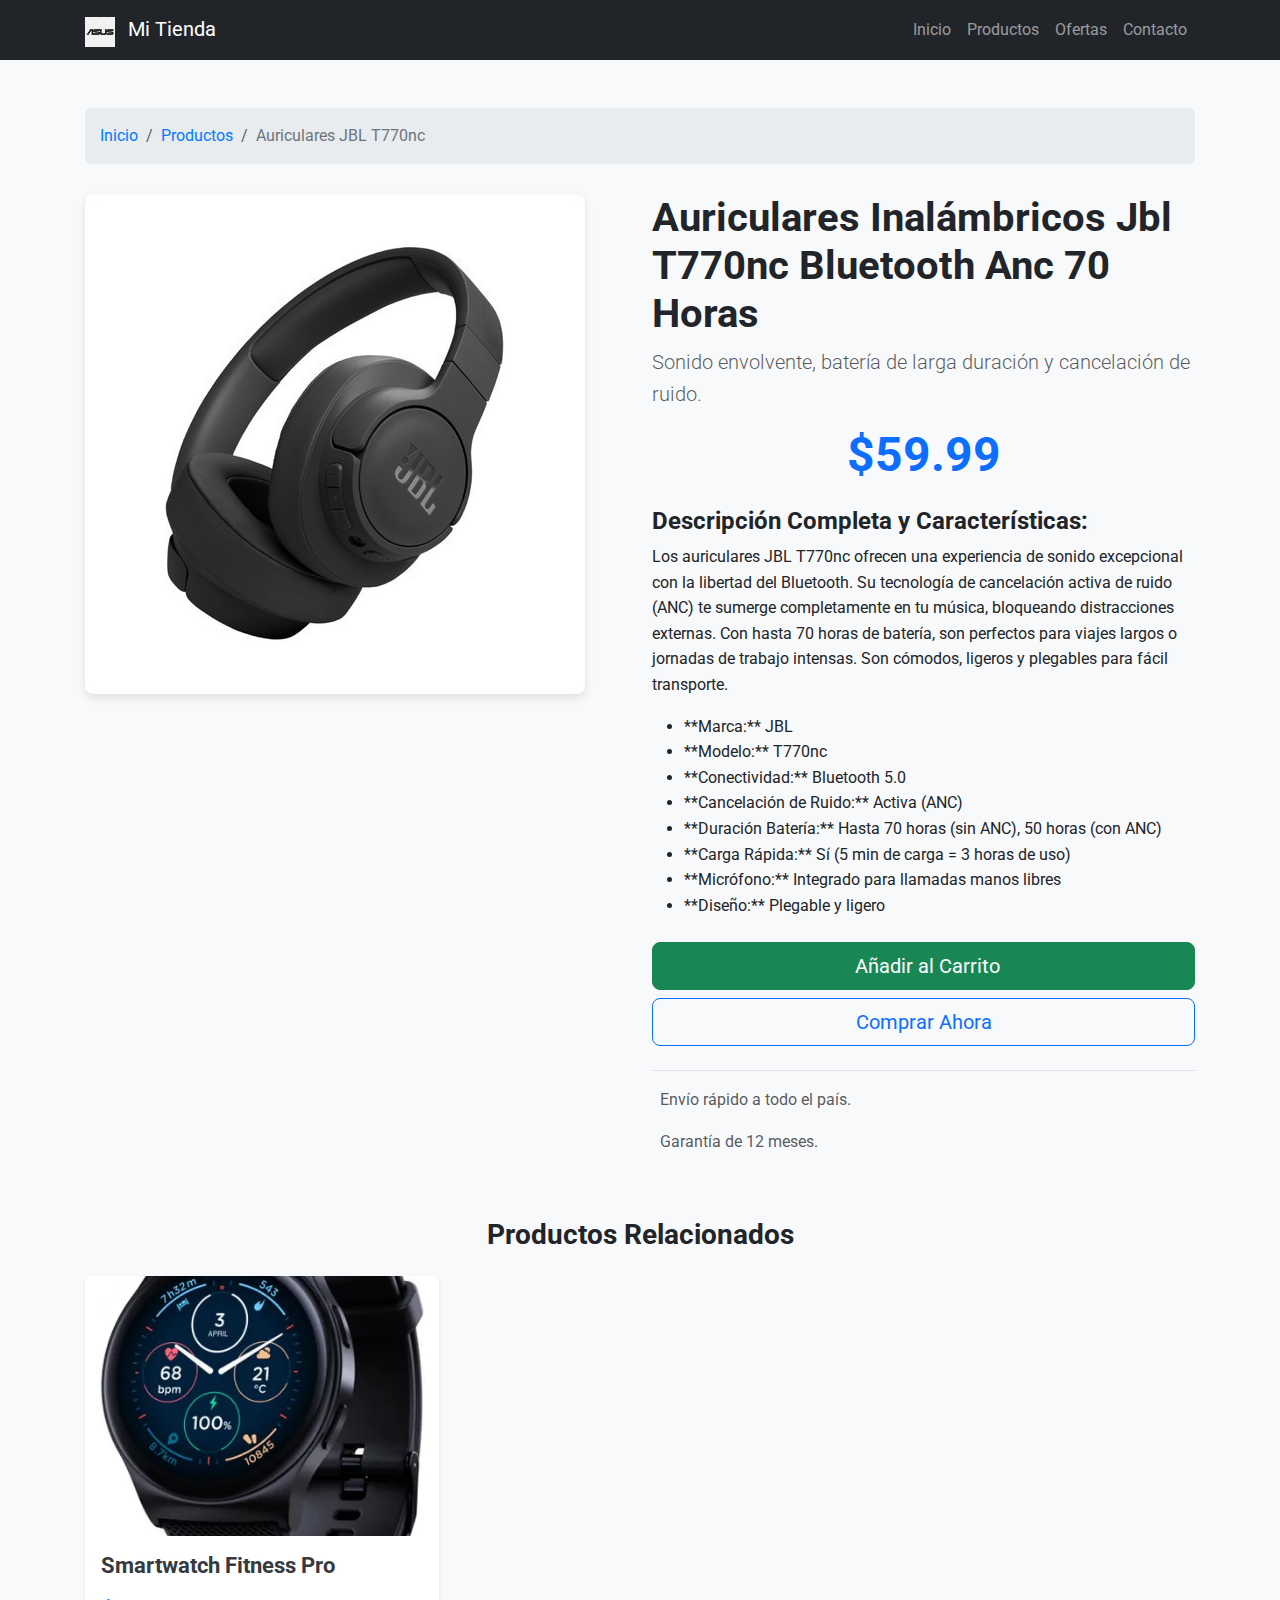
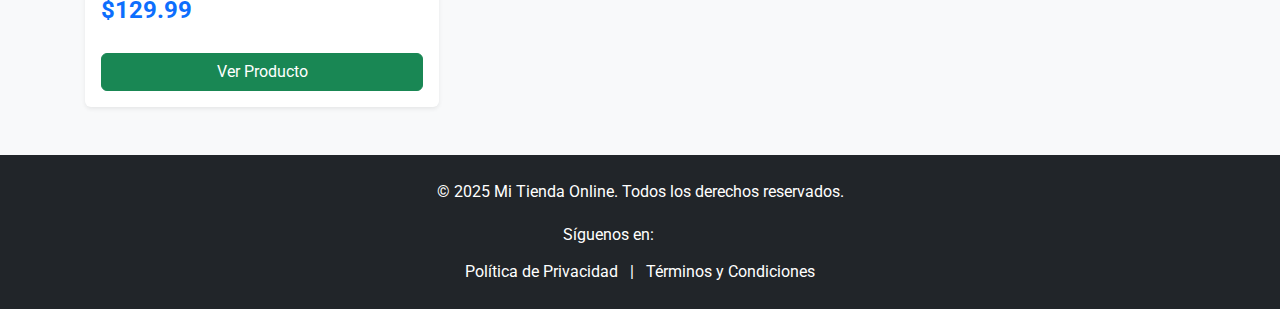
<file: Page/detalle-auriculares.html>
<!DOCTYPE html>
<html lang="es">
<head>
    <meta charset="UTF-8">
    <meta name="viewport" content="width=device-width, initial-scale=1.0">
    <title>Detalle del Producto - Auriculares JBL T770nc - Mi Tienda Online</title>

    <link href="https://cdn.jsdelivr.net/npm/bootstrap@5.3.3/dist/css/bootstrap.min.css" rel="stylesheet" integrity="sha384-QWTKZyjpPEjISv5WaRU9OFeRpok6YctnYmDr5pNlyT2bRjXh0JMhjY6hW+ALEwIH" crossorigin="anonymous">
    <link rel="preconnect" href="https://fonts.googleapis.com">
    <link rel="preconnect" href="https://fonts.gstatic.com" crossorigin>
    <link href="https://fonts.googleapis.com/css2?family=Roboto:wght@400;700&display=swap" rel="stylesheet">
    <link rel="stylesheet" href="https://cdnjs.cloudflare.com/ajax/libs/font-awesome/6.5.2/css/all.min.css" integrity="sha512-SnH5WK+bZxgPHs44uWIX+LLJAJ9/2PkPKZ5QiAj6Ta86w+fsb2TkcmfRyVX3pBnMFcV7oQPJkl9QevSCWr3W6A==" crossorigin="anonymous" referrerpolicy="no-referrer" />

    <link rel="stylesheet" href="../CSS/style.css">

</head>
<body>

    <header>
        <nav class="navbar navbar-expand-lg navbar-dark bg-dark">
            <div class="container-fluid container">
                <a class="navbar-brand" href="../index.html"> <img src="../IMG/Asus-Logo.png" alt="Logo de Mi Tienda" width="30" height="30" class="d-inline-block align-text-top me-2">
                    Mi Tienda
                </a>
                <button class="navbar-toggler" type="button" data-bs-toggle="collapse" data-bs-target="#navbarNav" aria-controls="navbarNav" aria-expanded="false" aria-label="Toggle navigation">
                    <span class="navbar-toggler-icon"></span>
                </button>
                <div class="collapse navbar-collapse" id="navbarNav">
                    <ul class="navbar-nav ms-auto">
                        <li class="nav-item">
                            <a class="nav-link" href="../index.html">Inicio</a>
                        </li>
                        <li class="nav-item">
                            <a class="nav-link" href="../index.html#productos">Productos</a>
                        </li>
                        <li class="nav-item">
                            <a class="nav-link" href="../index.html#ofertas">Ofertas</a>
                        </li>
                        <li class="nav-item">
                            <a class="nav-link" href="../index.html#contacto">Contacto</a>
                        </li>
                    </ul>
                </div>
            </div>
        </nav>
    </header>

    <main class="container my-5">
        <nav aria-label="breadcrumb" class="breadcrumb-nav">
            <ol class="breadcrumb container">
                <li class="breadcrumb-item"><a href="../index.html">Inicio</a></li>
                <li class="breadcrumb-item"><a href="../index.html#productos">Productos</a></li>
                <li class="breadcrumb-item active" aria-current="page">Auriculares JBL T770nc</li>
            </ol>
        </nav>

        <section class="row">
            <div class="col-md-6 mb-4">
            <img src="../IMG/Auriculares.jpg" class="img-fluid product-detail-img" alt="Auriculares Inalámbricos Jbl T770nc Bluetooth Anc 70 Horas">
                </div>
            <div class="col-md-6">
                <h1>Auriculares Inalámbricos Jbl T770nc Bluetooth Anc 70 Horas</h1>
                <p class="lead text-muted">Sonido envolvente, batería de larga duración y cancelación de ruido.</p>


                <h2 class="display-5 text-primary fw-bold mb-4">$59.99</h2>

                <div class="mb-4">
                    <h4>Descripción Completa y Características:</h4>
                    <p>Los auriculares JBL T770nc ofrecen una experiencia de sonido excepcional con la libertad del Bluetooth. Su tecnología de cancelación activa de ruido (ANC) te sumerge completamente en tu música, bloqueando distracciones externas. Con hasta 70 horas de batería, son perfectos para viajes largos o jornadas de trabajo intensas. Son cómodos, ligeros y plegables para fácil transporte.</p>
                    <ul>
                        <li>**Marca:** JBL</li>
                        <li>**Modelo:** T770nc</li>
                        <li>**Conectividad:** Bluetooth 5.0</li>
                        <li>**Cancelación de Ruido:** Activa (ANC)</li>
                        <li>**Duración Batería:** Hasta 70 horas (sin ANC), 50 horas (con ANC)</li>
                        <li>**Carga Rápida:** Sí (5 min de carga = 3 horas de uso)</li>
                        <li>**Micrófono:** Integrado para llamadas manos libres</li>
                        <li>**Diseño:** Plegable y ligero</li>
                    </ul>
                </div>

                <div class="d-grid gap-2">
                    <a href="../carrito.html" class="btn btn-success btn-lg"><i class="fas fa-shopping-cart me-2"></i> Añadir al Carrito</a>
                    <a href="../comprar-ahora.html" class="btn btn-outline-primary btn-lg">Comprar Ahora</a>
                </div>

                <div class="mt-4 border-top pt-3">
                    <p class="text-muted"><i class="fas fa-shipping-fast me-2"></i> Envío rápido a todo el país.</p>
                    <p class="text-muted"><i class="fas fa-shield-alt me-2"></i> Garantía de 12 meses.</p>
                </div>
            </div >
        </section>

        <section class="my-5">
            <h3 class="text-center mb-4">Productos Relacionados</h3>
            <div class="row row-cols-1 row-cols-md-3 g-4">
                <div class="col">
                    <a href="detalle-smartwatch.html" class="card h-100 shadow-sm text-decoration-none text-reset stretched-link">
                        <img src="../IMG/Reloj.webp" class="card-img-top product-img-height" alt="Smartwatch deportivo">
                        <div class="card-body d-flex flex-column">
                            <h5 class="card-title">Smartwatch Fitness Pro</h5>
                            <p class="fs-4 fw-bold text-primary mt-auto">$129.99</p>
                            <button type="button" class="btn btn-success mt-2">Ver Producto</button>
                        </div>
                    </a>
                </div>
                </div>
        </section>
    </main>

    <footer id="contacto" class="bg-dark text-white text-center py-4 mt-5">
        <div class="container">
            <p class="mb-2">&copy; 2025 Mi Tienda Online. Todos los derechos reservados.</p>
            <p class="mb-2">
                Síguenos en:
                <a href="https://www.instagram.com/l.d.a.2005/" class="text-white mx-2"><i class="fab fa-instagram"></i></a>
                <a href="https://www.linkedin.com/in/lau-altamiranda-511a3b356/" class="text-white mx-2"><i class="fab fa-linkedin-in"></i></a>
            </p>
            <p class="mb-0">
                <a href="#" class="text-white text-decoration-none mx-2">Política de Privacidad</a> |
                <a href="#" class="text-white text-decoration-none mx-2">Términos y Condiciones</a>
            </p>
        </div>
    </footer>

    <script src="https://cdn.jsdelivr.net/npm/bootstrap@5.3.3/dist/js/bootstrap.bundle.min.js" integrity="sha384-YvpcrYf0tY3lHB60NNkmXc5s9fDVZLESaAA55NDzOxhy9GkcIdhrw8+ZSsLqS/OQ6X6/9SRz/P2" crossorigin="anonymous"></script>
</body>
</html>
</file>
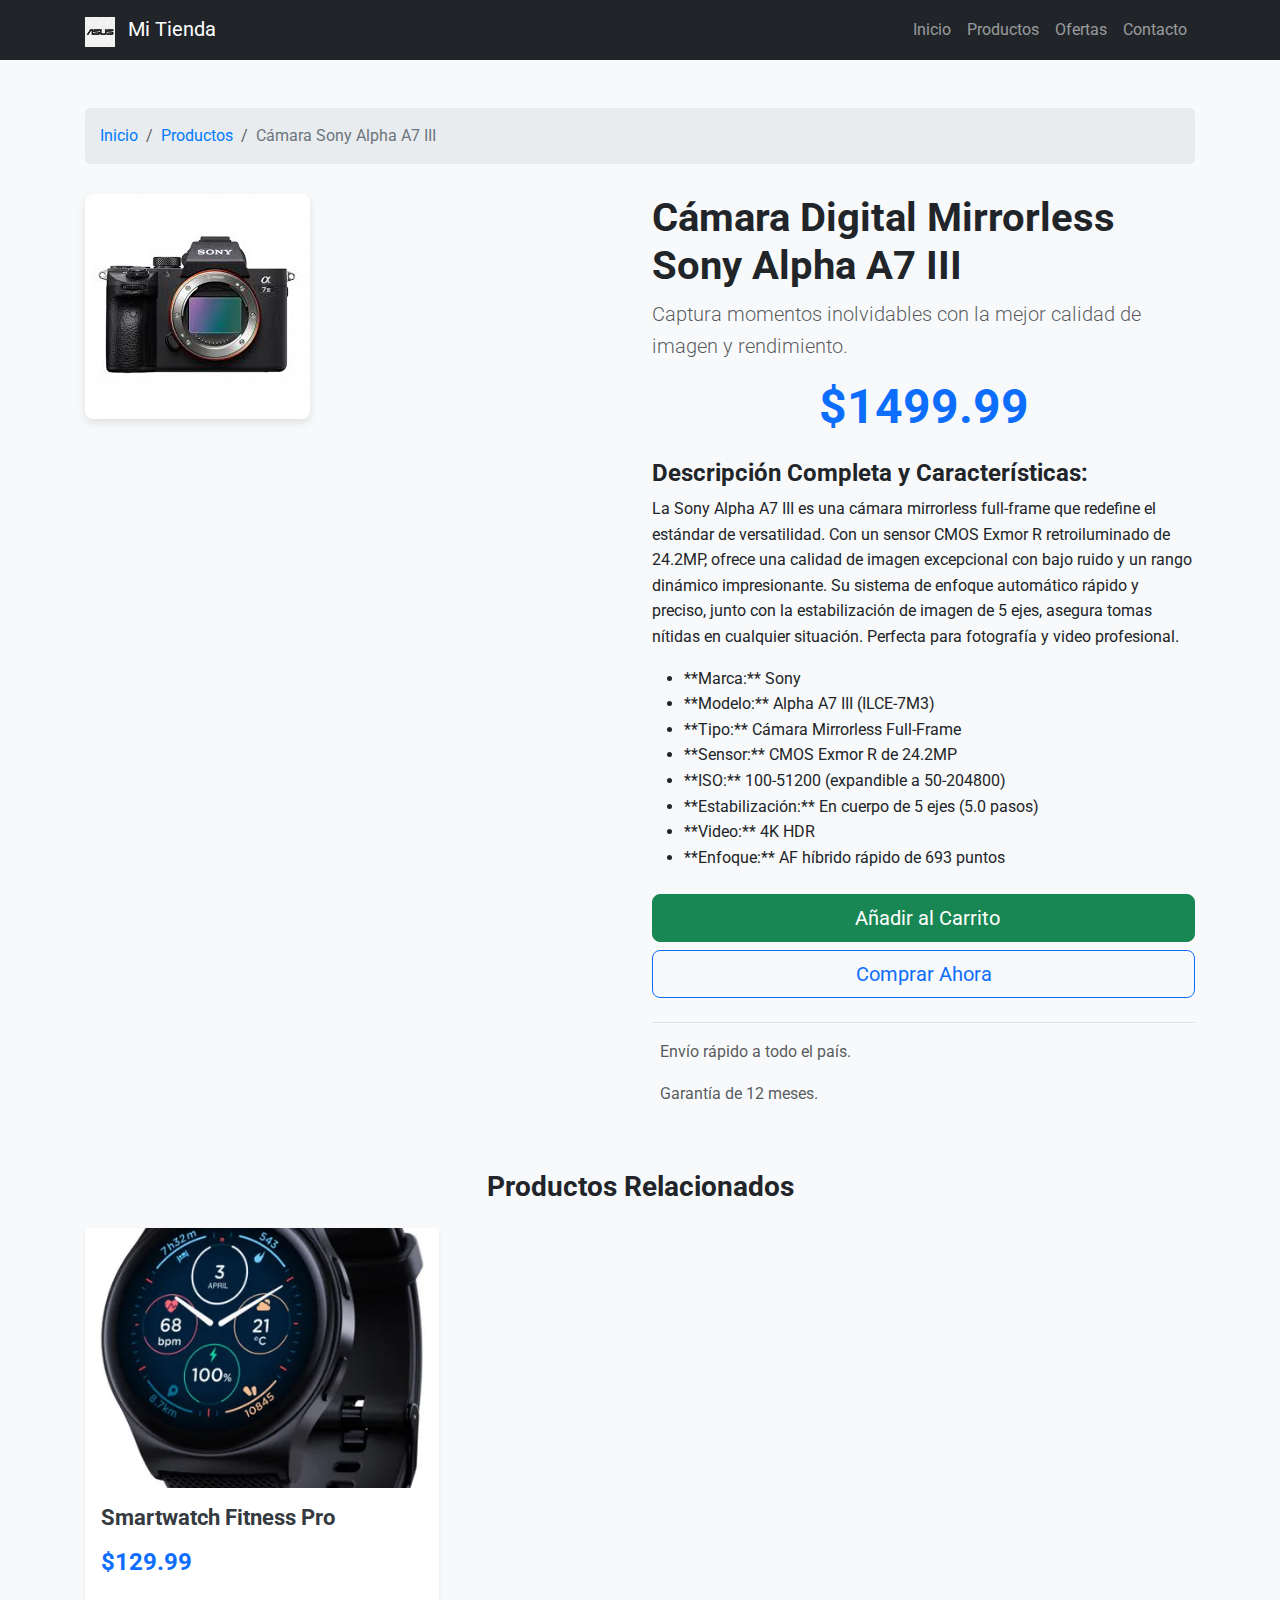
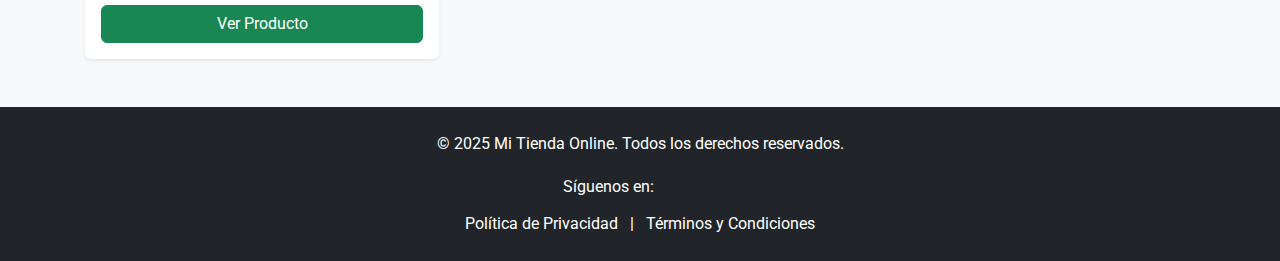
<file: Page/detalle-camara.html>
<!DOCTYPE html>
<html lang="es">
<head>
    <meta charset="UTF-8">
    <meta name="viewport" content="width=device-width, initial-scale=1.0">
    <title>Detalle del Producto - Cámara Sony Alpha A7 III - Mi Tienda Online</title>

    <link href="https://cdn.jsdelivr.net/npm/bootstrap@5.3.3/dist/css/bootstrap.min.css" rel="stylesheet" integrity="sha384-QWTKZyjpPEjISv5WaRU9OFeRpok6YctnYmDr5pNlyT2bRjXh0JMhjY6hW+ALEwIH" crossorigin="anonymous">
    <link rel="preconnect" href="https://fonts.googleapis.com">
    <link rel="preconnect" href="https://fonts.gstatic.com" crossorigin>
    <link href="https://fonts.googleapis.com/css2?family=Roboto:wght@400;700&display=swap" rel="stylesheet">
    <link rel="stylesheet" href="https://cdnjs.cloudflare.com/ajax/libs/font-awesome/6.5.2/css/all.min.css" integrity="sha512-SnH5WK+bZxgPHs44uWIX+LLJAJ9/2PkPKZ5QiAj6Ta86w+fsb2TkcmfRyVX3pBnMFcV7oQPJkl9QevSCWr3W6A==" crossorigin="anonymous" referrerpolicy="no-referrer" />

    <link rel="stylesheet" href="../CSS/style.css">

</head>
<body>

    <header>
        <nav class="navbar navbar-expand-lg navbar-dark bg-dark">
            <div class="container-fluid container">
                <a class="navbar-brand" href="../index.html"> <img src="../IMG/Asus-Logo.png" alt="Logo de Mi Tienda" width="30" height="30" class="d-inline-block align-text-top me-2">
                    Mi Tienda
                </a>
                <button class="navbar-toggler" type="button" data-bs-toggle="collapse" data-bs-target="#navbarNav" aria-controls="navbarNav" aria-expanded="false" aria-label="Toggle navigation">
                    <span class="navbar-toggler-icon"></span>
                </button>
                <div class="collapse navbar-collapse" id="navbarNav">
                    <ul class="navbar-nav ms-auto">
                        <li class="nav-item">
                            <a class="nav-link" href="../index.html">Inicio</a>
                        </li>
                        <li class="nav-item">
                            <a class="nav-link" href="../index.html#productos">Productos</a>
                        </li>
                        <li class="nav-item">
                            <a class="nav-link" href="../index.html#ofertas">Ofertas</a>
                        </li>
                        <li class="nav-item">
                            <a class="nav-link" href="../index.html#contacto">Contacto</a>
                        </li>
                    </ul>
                </div>
            </div>
        </nav>
    </header>

    <main class="container my-5">
        <nav aria-label="breadcrumb" class="breadcrumb-nav">
            <ol class="breadcrumb container">
                <li class="breadcrumb-item"><a href="../index.html">Inicio</a></li>
                <li class="breadcrumb-item"><a href="../index.html#productos">Productos</a></li>
                <li class="breadcrumb-item active" aria-current="page">Cámara Sony Alpha A7 III</li>
            </ol>
        </nav>

        <section class="row">
            <div class="col-md-6 mb-4">
                <img src="../IMG/Camara.jpg" class="img-fluid product-detail-img" alt="Cámara Digital Mirrorless Sony Alpha A7 III">
                </div>
            <div class="col-md-6">
                <h1>Cámara Digital Mirrorless Sony Alpha A7 III</h1>
                <p class="lead text-muted">Captura momentos inolvidables con la mejor calidad de imagen y rendimiento.</p>
                <h2 class="display-5 text-primary fw-bold mb-4">$1499.99</h2>

                <div class="mb-4">
                    <h4>Descripción Completa y Características:</h4>
                    <p>La Sony Alpha A7 III es una cámara mirrorless full-frame que redefine el estándar de versatilidad. Con un sensor CMOS Exmor R retroiluminado de 24.2MP, ofrece una calidad de imagen excepcional con bajo ruido y un rango dinámico impresionante. Su sistema de enfoque automático rápido y preciso, junto con la estabilización de imagen de 5 ejes, asegura tomas nítidas en cualquier situación. Perfecta para fotografía y video profesional.</p>
                    <ul>
                        <li>**Marca:** Sony</li>
                        <li>**Modelo:** Alpha A7 III (ILCE-7M3)</li>
                        <li>**Tipo:** Cámara Mirrorless Full-Frame</li>
                        <li>**Sensor:** CMOS Exmor R de 24.2MP</li>
                        <li>**ISO:** 100-51200 (expandible a 50-204800)</li>
                        <li>**Estabilización:** En cuerpo de 5 ejes (5.0 pasos)</li>
                        <li>**Video:** 4K HDR</li>
                        <li>**Enfoque:** AF híbrido rápido de 693 puntos</li>
                    </ul>
                </div>

                <div class="d-grid gap-2">
                    <a href="../carrito.html" class="btn btn-success btn-lg"><i class="fas fa-shopping-cart me-2"></i> Añadir al Carrito</a>
                    <a href="../comprar-ahora.html" class="btn btn-outline-primary btn-lg">Comprar Ahora</a>
                </div>

                <div class="mt-4 border-top pt-3">
                    <p class="text-muted"><i class="fas fa-shipping-fast me-2"></i> Envío rápido a todo el país.</p>
                    <p class="text-muted"><i class="fas fa-shield-alt me-2"></i> Garantía de 12 meses.</p>
                </div>
            </div >
        </section>

    <section class="my-5">
            <h3 class="text-center mb-4">Productos Relacionados</h3>
            <div class="row row-cols-1 row-cols-md-3 g-4">
                <div class="col">
                    <a href="detalle-smartwatch.html" class="card h-100 shadow-sm text-decoration-none text-reset stretched-link">
                        <img src="../IMG/Reloj.webp" class="card-img-top product-img-height" alt="Smartwatch deportivo">
                        <div class="card-body d-flex flex-column">
                            <h5 class="card-title">Smartwatch Fitness Pro</h5>
                            <p class="fs-4 fw-bold text-primary mt-auto">$129.99</p>
                            <button type="button" class="btn btn-success mt-2">Ver Producto</button>
                        </div>
                    </a>
                </div>
                </div>
        </section>
    </main>

    <footer id="contacto" class="bg-dark text-white text-center py-4 mt-5">
        <div class="container">
            <p class="mb-2">&copy; 2025 Mi Tienda Online. Todos los derechos reservados.</p>
            <p class="mb-2">
                Síguenos en:
                <a href="https://www.instagram.com/l.d.a.2005/" class="text-white mx-2"><i class="fab fa-instagram"></i></a>
                <a href="https://www.linkedin.com/in/lau-altamiranda-511a3b356/" class="text-white mx-2"><i class="fab fa-linkedin-in"></i></a>
            </p>
            <p class="mb-0">
                <a href="#" class="text-white text-decoration-none mx-2">Política de Privacidad</a> |
                <a href="#" class="text-white text-decoration-none mx-2">Términos y Condiciones</a>
            </p>
        </div>
    </footer>

    <script src="https://cdn.jsdelivr.net/npm/bootstrap@5.3.3/dist/js/bootstrap.bundle.min.js" integrity="sha384-YvpcrYf0tY3lHB60NNkmXc5s9fDVZLESaAA55NDzOxhy9GkcIdhrw8+ZSsLqS/OQ6X6/9SRz/P2" crossorigin="anonymous"></script>
</body>
</html>
</file>
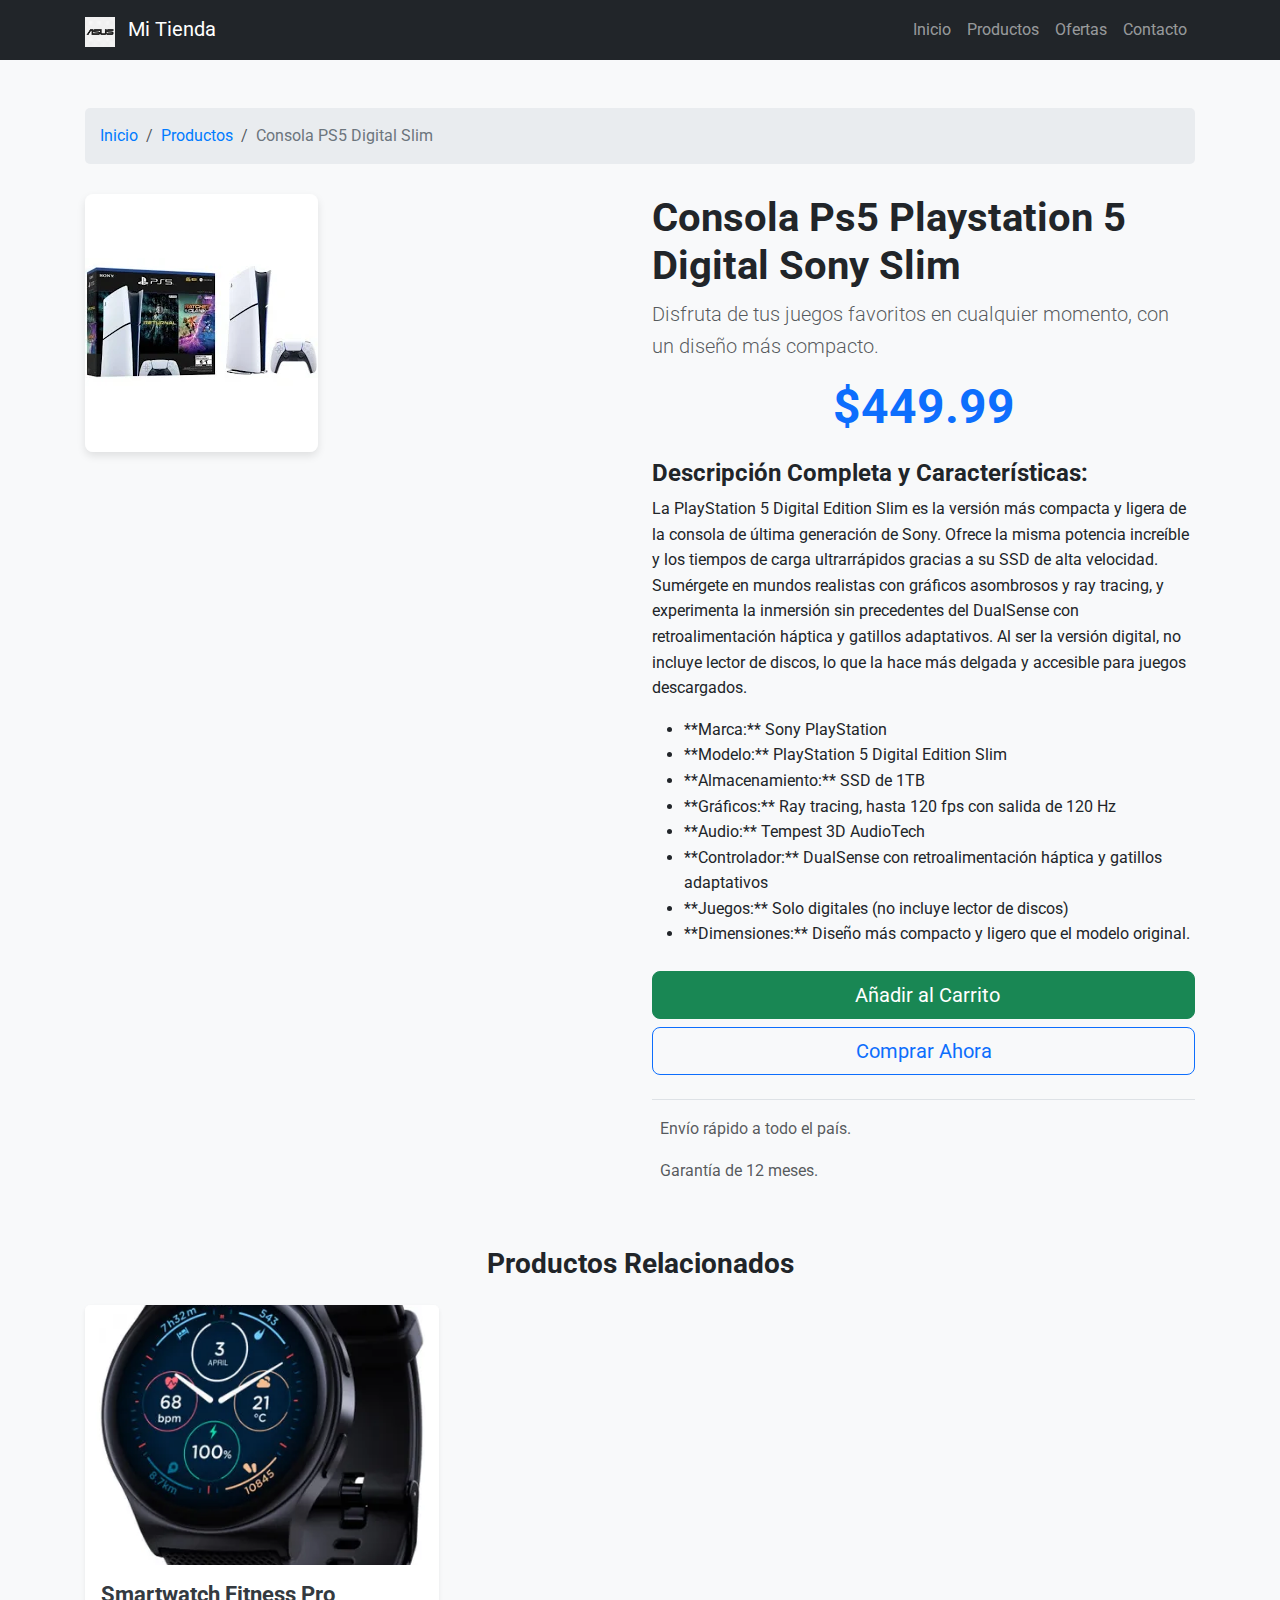
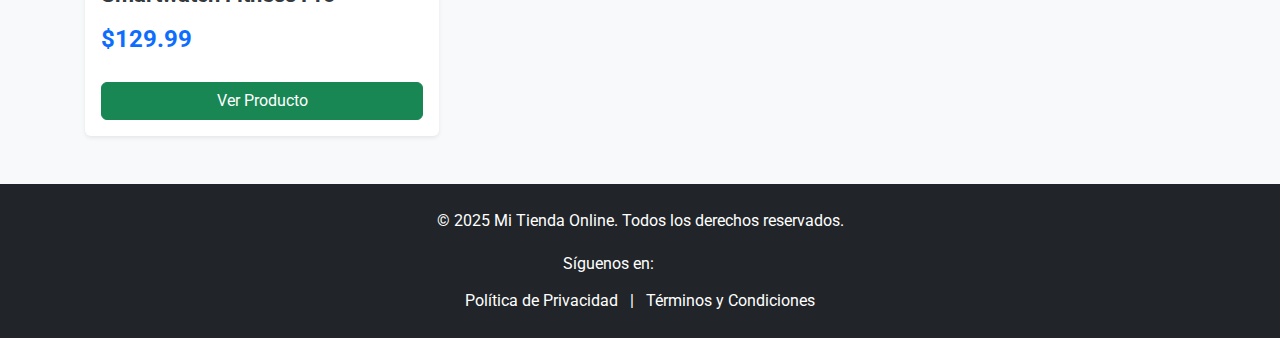
<file: Page/detalle-consola.html>
<!DOCTYPE html>
<html lang="es">
<head>
    <meta charset="UTF-8">
    <meta name="viewport" content="width=device-width, initial-scale=1.0">
    <title>Detalle del Producto - Consola PS5 Digital Slim - Mi Tienda Online</title>

    <link href="https://cdn.jsdelivr.net/npm/bootstrap@5.3.3/dist/css/bootstrap.min.css" rel="stylesheet" integrity="sha384-QWTKZyjpPEjISv5WaRU9OFeRpok6YctnYmDr5pNlyT2bRjXh0JMhjY6hW+ALEwIH" crossorigin="anonymous">
    <link rel="preconnect" href="https://fonts.googleapis.com">
    <link rel="preconnect" href="https://fonts.gstatic.com" crossorigin>
    <link href="https://fonts.googleapis.com/css2?family=Roboto:wght@400;700&display=swap" rel="stylesheet">
    <link rel="stylesheet" href="https://cdnjs.cloudflare.com/ajax/libs/font-awesome/6.5.2/css/all.min.css" integrity="sha512-SnH5WK+bZxgPHs44uWIX+LLJAJ9/2PkPKZ5QiAj6Ta86w+fsb2TkcmfRyVX3pBnMFcV7oQPJkl9QevSCWr3W6A==" crossorigin="anonymous" referrerpolicy="no-referrer" />

    <link rel="stylesheet" href="../CSS/style.css">

</head>
<body>

    <header>
        <nav class="navbar navbar-expand-lg navbar-dark bg-dark">
            <div class="container-fluid container">
                <a class="navbar-brand" href="../index.html"> <img src="../IMG/Asus-Logo.png" alt="Logo de Mi Tienda" width="30" height="30" class="d-inline-block align-text-top me-2">
                    Mi Tienda
                </a>
                <button class="navbar-toggler" type="button" data-bs-toggle="collapse" data-bs-target="#navbarNav" aria-controls="navbarNav" aria-expanded="false" aria-label="Toggle navigation">
                    <span class="navbar-toggler-icon"></span>
                </button>
                <div class="collapse navbar-collapse" id="navbarNav">
                    <ul class="navbar-nav ms-auto">
                        <li class="nav-item">
                            <a class="nav-link" href="../index.html">Inicio</a>
                        </li>
                        <li class="nav-item">
                            <a class="nav-link" href="../index.html#productos">Productos</a>
                        </li>
                        <li class="nav-item">
                            <a class="nav-link" href="../index.html#ofertas">Ofertas</a>
                        </li>
                        <li class="nav-item">
                            <a class="nav-link" href="../index.html#contacto">Contacto</a>
                        </li>
                    </ul>
                </div>
            </div>
        </nav>
    </header>

    <main class="container my-5">
        <nav aria-label="breadcrumb" class="breadcrumb-nav">
            <ol class="breadcrumb container">
                <li class="breadcrumb-item"><a href="../index.html">Inicio</a></li>
                <li class="breadcrumb-item"><a href="../index.html#productos">Productos</a></li>
                <li class="breadcrumb-item active" aria-current="page">Consola PS5 Digital Slim</li>
            </ol>
        </nav>

        <section class="row">
            <div class="col-md-6 mb-4">
            <img src="../IMG/Play.webp" class="img-fluid product-detail-img" alt="Consola Ps5 Playstation 5 Digital Sony Slim">
                </div>
            <div class="col-md-6">
                    <h1>Consola Ps5 Playstation 5 Digital Sony Slim</h1>
                    <p class="lead text-muted">Disfruta de tus juegos favoritos en cualquier momento, con un diseño más compacto.</p>
                    <h2 class="display-5 text-primary fw-bold mb-4">$449.99</h2>

                <div class="mb-4">
                    <h4>Descripción Completa y Características:</h4>
                    <p>La PlayStation 5 Digital Edition Slim es la versión más compacta y ligera de la consola de última generación de Sony. Ofrece la misma potencia increíble y los tiempos de carga ultrarrápidos gracias a su SSD de alta velocidad. Sumérgete en mundos realistas con gráficos asombrosos y ray tracing, y experimenta la inmersión sin precedentes del DualSense con retroalimentación háptica y gatillos adaptativos. Al ser la versión digital, no incluye lector de discos, lo que la hace más delgada y accesible para juegos descargados.</p>
                    <ul>
                        <li>**Marca:** Sony PlayStation</li>
                        <li>**Modelo:** PlayStation 5 Digital Edition Slim</li>
                        <li>**Almacenamiento:** SSD de 1TB</li>
                        <li>**Gráficos:** Ray tracing, hasta 120 fps con salida de 120 Hz</li>
                        <li>**Audio:** Tempest 3D AudioTech</li>
                        <li>**Controlador:** DualSense con retroalimentación háptica y gatillos adaptativos</li>
                        <li>**Juegos:** Solo digitales (no incluye lector de discos)</li>
                        <li>**Dimensiones:** Diseño más compacto y ligero que el modelo original.</li>
                    </ul>
                </div>

                <div class="d-grid gap-2">
                    <a href="../carrito.html" class="btn btn-success btn-lg"><i class="fas fa-shopping-cart me-2"></i> Añadir al Carrito</a>
                    <a href="../comprar-ahora.html" class="btn btn-outline-primary btn-lg">Comprar Ahora</a>
                </div>

                <div class="mt-4 border-top pt-3">
                    <p class="text-muted"><i class="fas fa-shipping-fast me-2"></i> Envío rápido a todo el país.</p>
                    <p class="text-muted"><i class="fas fa-shield-alt me-2"></i> Garantía de 12 meses.</p>
                </div>
            </div >
        </section>

    <section class="my-5">
            <h3 class="text-center mb-4">Productos Relacionados</h3>
            <div class="row row-cols-1 row-cols-md-3 g-4">
                <div class="col">
                    <a href="detalle-smartwatch.html" class="card h-100 shadow-sm text-decoration-none text-reset stretched-link">
                        <img src="../IMG/Reloj.webp" class="card-img-top product-img-height" alt="Smartwatch deportivo">
                        <div class="card-body d-flex flex-column">
                            <h5 class="card-title">Smartwatch Fitness Pro</h5>
                            <p class="fs-4 fw-bold text-primary mt-auto">$129.99</p>
                            <button type="button" class="btn btn-success mt-2">Ver Producto</button>
                        </div>
                    </a>
                </div>
                </div>
        </section>
    </main>

    <footer id="contacto" class="bg-dark text-white text-center py-4 mt-5">
        <div class="container">
            <p class="mb-2">&copy; 2025 Mi Tienda Online. Todos los derechos reservados.</p>
            <p class="mb-2">
                Síguenos en:
                <a href="https://www.instagram.com/l.d.a.2005/" class="text-white mx-2"><i class="fab fa-instagram"></i></a>
                <a href="https://www.linkedin.com/in/lau-altamiranda-511a3b356/" class="text-white mx-2"><i class="fab fa-linkedin-in"></i></a>
            </p>
            <p class="mb-0">
                <a href="#" class="text-white text-decoration-none mx-2">Política de Privacidad</a> |
                <a href="#" class="text-white text-decoration-none mx-2">Términos y Condiciones</a>
            </p>
        </div>
    </footer>

    <script src="https://cdn.jsdelivr.net/npm/bootstrap@5.3.3/dist/js/bootstrap.bundle.min.js" integrity="sha384-YvpcrYf0tY3lHB60NNkmXc5s9fDVZLESaAA55NDzOxhy9GkcIdhrw8+ZSsLqS/OQ6X6/9SRz/P2" crossorigin="anonymous"></script>
</body>
</html>
</file>
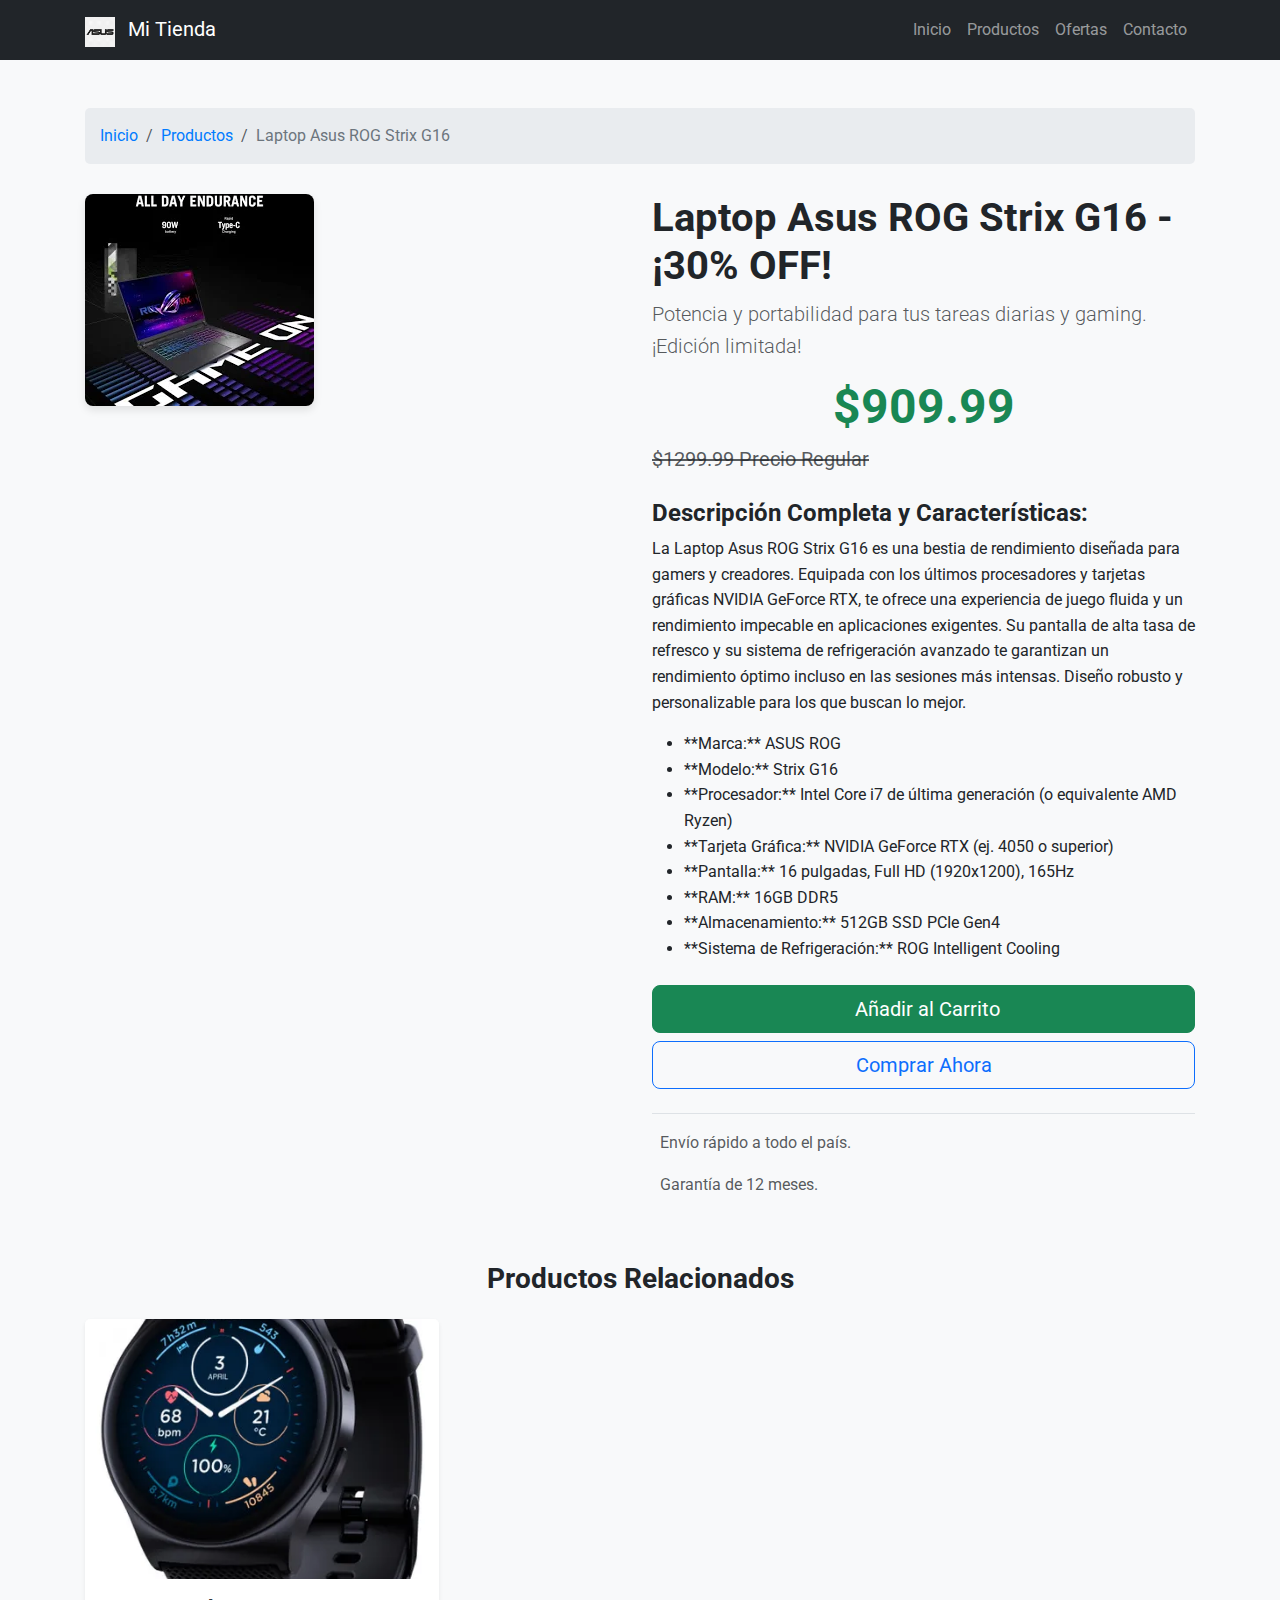
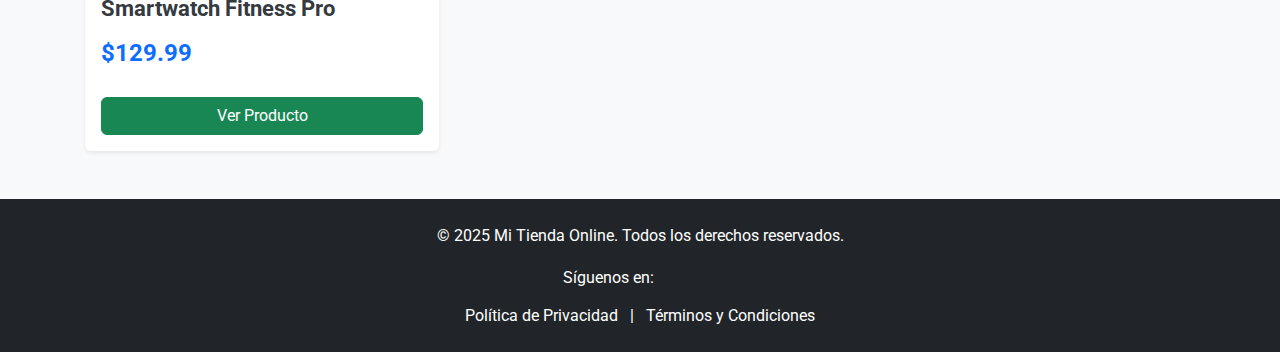
<file: Page/detalle-laptop.html>
<!DOCTYPE html>
<html lang="es">
<head>
    <meta charset="UTF-8">
    <meta name="viewport" content="width=device-width, initial-scale=1.0">
    <title>Detalle del Producto - Laptop Asus ROG Strix G16 - Mi Tienda Online</title>

    <link href="https://cdn.jsdelivr.net/npm/bootstrap@5.3.3/dist/css/bootstrap.min.css" rel="stylesheet" integrity="sha384-QWTKZyjpPEjISv5WaRU9OFeRpok6YctnYmDr5pNlyT2bRjXh0JMhjY6hW+ALEwIH" crossorigin="anonymous">
    <link rel="preconnect" href="https://fonts.googleapis.com">
    <link rel="preconnect" href="https://fonts.gstatic.com" crossorigin>
    <link href="https://fonts.googleapis.com/css2?family=Roboto:wght@400;700&display=swap" rel="stylesheet">
    <link rel="stylesheet" href="https://cdnjs.cloudflare.com/ajax/libs/font-awesome/6.5.2/css/all.min.css" integrity="sha512-SnH5WK+bZxgPHs44uWIX+LLJAJ9/2PkPKZ5QiAj6Ta86w+fsb2TkcmfRyVX3pBnMFcV7oQPJkl9QevSCWr3W6A==" crossorigin="anonymous" referrerpolicy="no-referrer" />

    <link rel="stylesheet" href="../CSS/style.css">

</head>
<body>

    <header>
        <nav class="navbar navbar-expand-lg navbar-dark bg-dark">
            <div class="container-fluid container">
                <a class="navbar-brand" href="../index.html"> <img src="../IMG/Asus-Logo.png" alt="Logo de Mi Tienda" width="30" height="30" class="d-inline-block align-text-top me-2">
                    Mi Tienda
                </a>
                <button class="navbar-toggler" type="button" data-bs-toggle="collapse" data-bs-target="#navbarNav" aria-controls="navbarNav" aria-expanded="false" aria-label="Toggle navigation">
                    <span class="navbar-toggler-icon"></span>
                </button>
                <div class="collapse navbar-collapse" id="navbarNav">
                    <ul class="navbar-nav ms-auto">
                        <li class="nav-item">
                            <a class="nav-link" href="../index.html">Inicio</a>
                        </li>
                        <li class="nav-item">
                            <a class="nav-link" href="../index.html#productos">Productos</a>
                        </li>
                        <li class="nav-item">
                            <a class="nav-link" href="../index.html#ofertas">Ofertas</a>
                        </li>
                        <li class="nav-item">
                            <a class="nav-link" href="../index.html#contacto">Contacto</a>
                        </li>
                    </ul>
                </div>
            </div>
        </nav>
    </header>

    <main class="container my-5">
        <nav aria-label="breadcrumb" class="breadcrumb-nav">
            <ol class="breadcrumb container">
                <li class="breadcrumb-item"><a href="../index.html">Inicio</a></li>
                <li class="breadcrumb-item"><a href="../index.html#productos">Productos</a></li>
                <li class="breadcrumb-item active" aria-current="page">Laptop Asus ROG Strix G16</li>
            </ol>
        </nav>

        <section class="row">
            <div class="col-md-6 mb-4">
                <img src="../IMG/Laptop.webp" class="img-fluid product-detail-img" alt="Laptop Asus ROG Strix G16">
                </div>
            <div class="col-md-6">
                <h1>Laptop Asus ROG Strix G16 - ¡30% OFF!</h1>
                <p class="lead text-muted">Potencia y portabilidad para tus tareas diarias y gaming. ¡Edición limitada!</p>
                <h2 class="display-5 text-success fw-bold mb-2">$909.99</h2>
                <p class="fs-5 text-muted text-decoration-line-through mb-4">$1299.99 Precio Regular</p>

                <div class="mb-4">
                    <h4>Descripción Completa y Características:</h4>
                    <p>La Laptop Asus ROG Strix G16 es una bestia de rendimiento diseñada para gamers y creadores. Equipada con los últimos procesadores y tarjetas gráficas NVIDIA GeForce RTX, te ofrece una experiencia de juego fluida y un rendimiento impecable en aplicaciones exigentes. Su pantalla de alta tasa de refresco y su sistema de refrigeración avanzado te garantizan un rendimiento óptimo incluso en las sesiones más intensas. Diseño robusto y personalizable para los que buscan lo mejor.</p>
                    <ul>
                        <li>**Marca:** ASUS ROG</li>
                        <li>**Modelo:** Strix G16</li>
                        <li>**Procesador:** Intel Core i7 de última generación (o equivalente AMD Ryzen)</li>
                        <li>**Tarjeta Gráfica:** NVIDIA GeForce RTX (ej. 4050 o superior)</li>
                        <li>**Pantalla:** 16 pulgadas, Full HD (1920x1200), 165Hz</li>
                        <li>**RAM:** 16GB DDR5</li>
                        <li>**Almacenamiento:** 512GB SSD PCIe Gen4</li>
                        <li>**Sistema de Refrigeración:** ROG Intelligent Cooling</li>
                    </ul>
                </div>

                <div class="d-grid gap-2">
                    <a href="../carrito.html" class="btn btn-success btn-lg"><i class="fas fa-shopping-cart me-2"></i> Añadir al Carrito</a>
                    <a href="../comprar-ahora.html" class="btn btn-outline-primary btn-lg">Comprar Ahora</a>
                </div>

                <div class="mt-4 border-top pt-3">
                    <p class="text-muted"><i class="fas fa-shipping-fast me-2"></i> Envío rápido a todo el país.</p>
                    <p class="text-muted"><i class="fas fa-shield-alt me-2"></i> Garantía de 12 meses.</p>
                </div>
            </div >
        </section>

    <section class="my-5">
            <h3 class="text-center mb-4">Productos Relacionados</h3>
            <div class="row row-cols-1 row-cols-md-3 g-4">
                <div class="col">
                    <a href="detalle-smartwatch.html" class="card h-100 shadow-sm text-decoration-none text-reset stretched-link">
                        <img src="../IMG/Reloj.webp" class="card-img-top product-img-height" alt="Smartwatch deportivo">
                        <div class="card-body d-flex flex-column">
                            <h5 class="card-title">Smartwatch Fitness Pro</h5>
                            <p class="fs-4 fw-bold text-primary mt-auto">$129.99</p>
                            <button type="button" class="btn btn-success mt-2">Ver Producto</button>
                        </div>
                    </a>
                </div>
                </div>
        </section>
    </main>

    <footer id="contacto" class="bg-dark text-white text-center py-4 mt-5">
        <div class="container">
            <p class="mb-2">&copy; 2025 Mi Tienda Online. Todos los derechos reservados.</p>
            <p class="mb-2">
                Síguenos en:
                <a href="https://www.instagram.com/l.d.a.2005/" class="text-white mx-2"><i class="fab fa-instagram"></i></a>
                <a href="https://www.linkedin.com/in/lau-altamiranda-511a3b356/" class="text-white mx-2"><i class="fab fa-linkedin-in"></i></a>
            </p>
            <p class="mb-0">
                <a href="#" class="text-white text-decoration-none mx-2">Política de Privacidad</a> |
                <a href="#" class="text-white text-decoration-none mx-2">Términos y Condiciones</a>
            </p>
        </div>
    </footer>

    <script src="https://cdn.jsdelivr.net/npm/bootstrap@5.3.3/dist/js/bootstrap.bundle.min.js" integrity="sha384-YvpcrYf0tY3lHB60NNkmXc5s9fDVZLESaAA55NDzOxhy9GkcIdhrw8+ZSsLqS/OQ6X6/9SRz/P2" crossorigin="anonymous"></script>
</body>
</html>
</file>
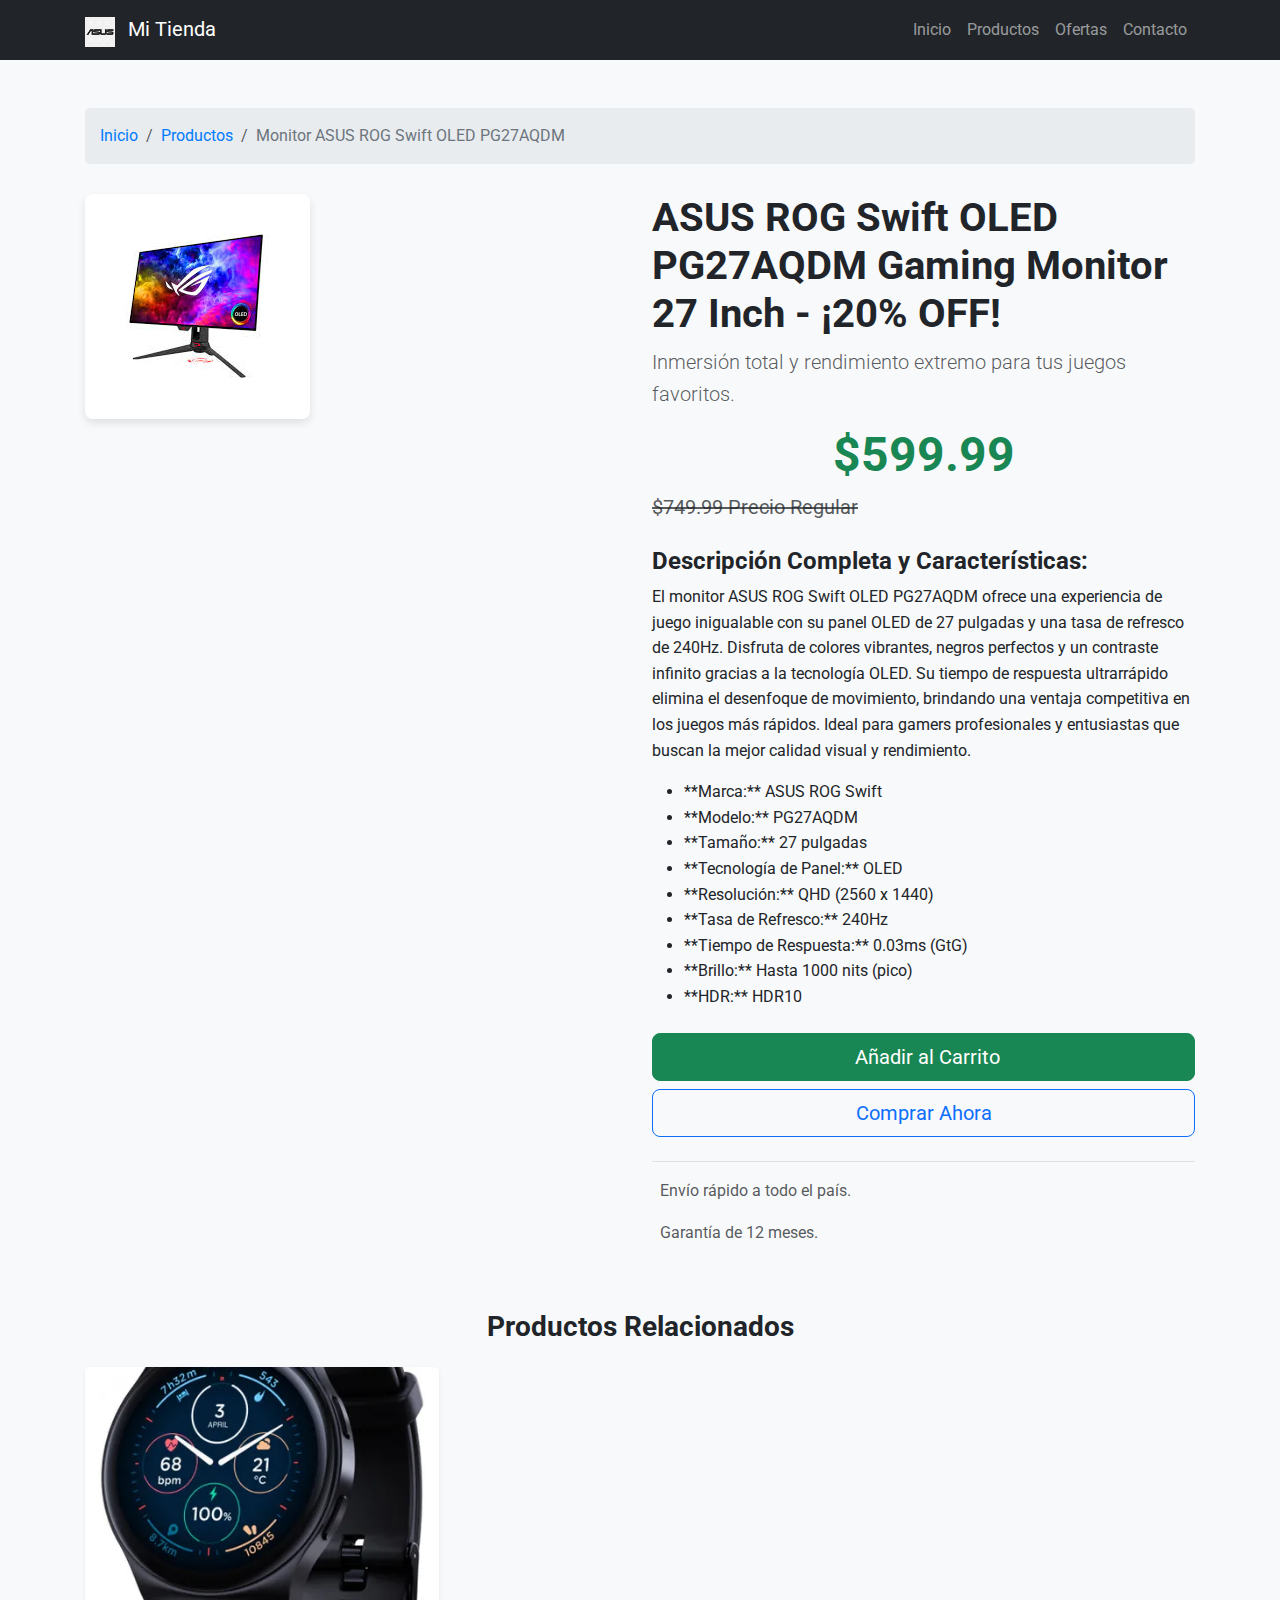
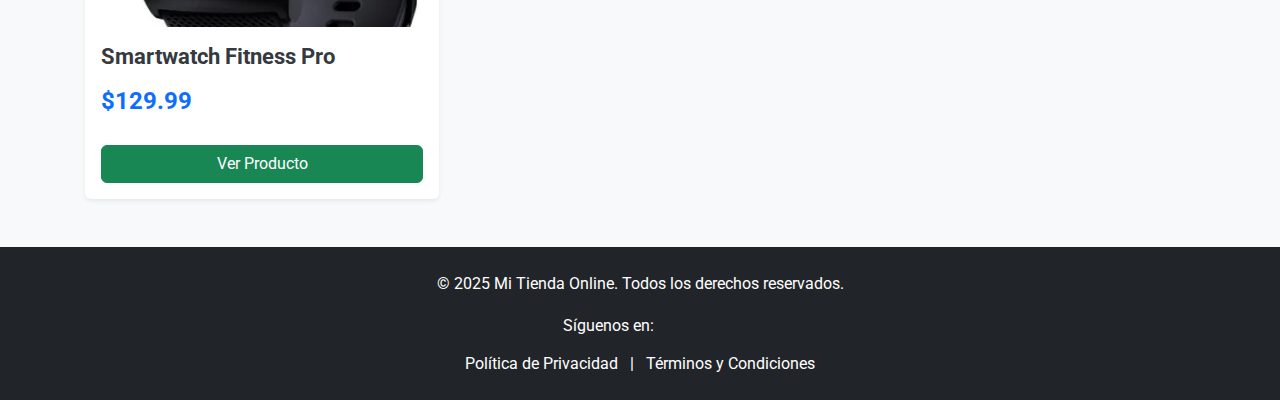
<file: Page/detalle-monitor.html>
<!DOCTYPE html>
<html lang="es">
<head>
    <meta charset="UTF-8">
    <meta name="viewport" content="width=device-width, initial-scale=1.0">
    <title>Detalle del Producto - Monitor ASUS ROG Swift OLED PG27AQDM - Mi Tienda Online</title>

    <link href="https://cdn.jsdelivr.net/npm/bootstrap@5.3.3/dist/css/bootstrap.min.css" rel="stylesheet" integrity="sha384-QWTKZyjpPEjISv5WaRU9OFeRpok6YctnYmDr5pNlyT2bRjXh0JMhjY6hW+ALEwIH" crossorigin="anonymous">
    <link rel="preconnect" href="https://fonts.googleapis.com">
    <link rel="preconnect" href="https://fonts.gstatic.com" crossorigin>
    <link href="https://fonts.googleapis.com/css2?family=Roboto:wght@400;700&display=swap" rel="stylesheet">
    <link rel="stylesheet" href="https://cdnjs.cloudflare.com/ajax/libs/font-awesome/6.5.2/css/all.min.css" integrity="sha512-SnH5WK+bZxgPHs44uWIX+LLJAJ9/2PkPKZ5QiAj6Ta86w+fsb2TkcmfRyVX3pBnMFcV7oQPJkl9QevSCWr3W6A==" crossorigin="anonymous" referrerpolicy="no-referrer" />

    <link rel="stylesheet" href="../CSS/style.css">

</head>
<body>

    <header>
        <nav class="navbar navbar-expand-lg navbar-dark bg-dark">
            <div class="container-fluid container">
                <a class="navbar-brand" href="../index.html"> <img src="../IMG/Asus-Logo.png" alt="Logo de Mi Tienda" width="30" height="30" class="d-inline-block align-text-top me-2">
                    Mi Tienda
                </a>
                <button class="navbar-toggler" type="button" data-bs-toggle="collapse" data-bs-target="#navbarNav" aria-controls="navbarNav" aria-expanded="false" aria-label="Toggle navigation">
                    <span class="navbar-toggler-icon"></span>
                </button>
                <div class="collapse navbar-collapse" id="navbarNav">
                    <ul class="navbar-nav ms-auto">
                        <li class="nav-item">
                            <a class="nav-link" href="../index.html">Inicio</a>
                        </li>
                        <li class="nav-item">
                            <a class="nav-link" href="../index.html#productos">Productos</a>
                        </li>
                        <li class="nav-item">
                            <a class="nav-link" href="../index.html#ofertas">Ofertas</a>
                        </li>
                        <li class="nav-item">
                            <a class="nav-link" href="../index.html#contacto">Contacto</a>
                        </li>
                    </ul>
                </div>
            </div>
        </nav>
    </header>

    <main class="container my-5">
        <nav aria-label="breadcrumb" class="breadcrumb-nav">
            <ol class="breadcrumb container">
                <li class="breadcrumb-item"><a href="../index.html">Inicio</a></li>
                <li class="breadcrumb-item"><a href="../index.html#productos">Productos</a></li>
                <li class="breadcrumb-item active" aria-current="page">Monitor ASUS ROG Swift OLED PG27AQDM</li>
            </ol>
        </nav>

        <section class="row">
            <div class="col-md-6 mb-4">
                <img src="../IMG/Monitor.jpg" class="img-fluid product-detail-img" alt="ASUS ROG Swift OLED PG27AQDM Gaming Monitor 27 Inch">
                </div>
            <div class="col-md-6">
                    <h1>ASUS ROG Swift OLED PG27AQDM Gaming Monitor 27 Inch - ¡20% OFF!</h1>
                    <p class="lead text-muted">Inmersión total y rendimiento extremo para tus juegos favoritos.</p>
                    <h2 class="display-5 text-success fw-bold mb-2">$599.99</h2>
                    <p class="fs-5 text-muted text-decoration-line-through mb-4">$749.99 Precio Regular</p>

                <div class="mb-4">
                    <h4>Descripción Completa y Características:</h4>
                    <p>El monitor ASUS ROG Swift OLED PG27AQDM ofrece una experiencia de juego inigualable con su panel OLED de 27 pulgadas y una tasa de refresco de 240Hz. Disfruta de colores vibrantes, negros perfectos y un contraste infinito gracias a la tecnología OLED. Su tiempo de respuesta ultrarrápido elimina el desenfoque de movimiento, brindando una ventaja competitiva en los juegos más rápidos. Ideal para gamers profesionales y entusiastas que buscan la mejor calidad visual y rendimiento.</p>
                    <ul>
                        <li>**Marca:** ASUS ROG Swift</li>
                        <li>**Modelo:** PG27AQDM</li>
                        <li>**Tamaño:** 27 pulgadas</li>
                        <li>**Tecnología de Panel:** OLED</li>
                        <li>**Resolución:** QHD (2560 x 1440)</li>
                        <li>**Tasa de Refresco:** 240Hz</li>
                        <li>**Tiempo de Respuesta:** 0.03ms (GtG)</li>
                        <li>**Brillo:** Hasta 1000 nits (pico)</li>
                        <li>**HDR:** HDR10</li>
                    </ul>
                </div>

                <div class="d-grid gap-2">
                    <a href="../carrito.html" class="btn btn-success btn-lg"><i class="fas fa-shopping-cart me-2"></i> Añadir al Carrito</a>
                    <a href="../comprar-ahora.html" class="btn btn-outline-primary btn-lg">Comprar Ahora</a>
                </div>

                <div class="mt-4 border-top pt-3">
                    <p class="text-muted"><i class="fas fa-shipping-fast me-2"></i> Envío rápido a todo el país.</p>
                    <p class="text-muted"><i class="fas fa-shield-alt me-2"></i> Garantía de 12 meses.</p>
                </div>
            </div >
        </section>

    <section class="my-5">
            <h3 class="text-center mb-4">Productos Relacionados</h3>
            <div class="row row-cols-1 row-cols-md-3 g-4">
                <div class="col">
                    <a href="detalle-smartwatch.html" class="card h-100 shadow-sm text-decoration-none text-reset stretched-link">
                        <img src="../IMG/Reloj.webp" class="card-img-top product-img-height" alt="Smartwatch deportivo">
                        <div class="card-body d-flex flex-column">
                            <h5 class="card-title">Smartwatch Fitness Pro</h5>
                            <p class="fs-4 fw-bold text-primary mt-auto">$129.99</p>
                            <button type="button" class="btn btn-success mt-2">Ver Producto</button>
                        </div>
                    </a>
                </div>
                </div>
        </section>
    </main>

    <footer id="contacto" class="bg-dark text-white text-center py-4 mt-5">
        <div class="container">
            <p class="mb-2">&copy; 2025 Mi Tienda Online. Todos los derechos reservados.</p>
            <p class="mb-2">
                Síguenos en:
                <a href="https://www.instagram.com/l.d.a.2005/" class="text-white mx-2"><i class="fab fa-instagram"></i></a>
                <a href="https://www.linkedin.com/in/lau-altamiranda-511a3b356/" class="text-white mx-2"><i class="fab fa-linkedin-in"></i></a>
            </p>
            <p class="mb-0">
                <a href="#" class="text-white text-decoration-none mx-2">Política de Privacidad</a> |
                <a href="#" class="text-white text-decoration-none mx-2">Términos y Condiciones</a>
            </p>
        </div>
    </footer>

    <script src="https://cdn.jsdelivr.net/npm/bootstrap@5.3.3/dist/js/bootstrap.bundle.min.js" integrity="sha384-YvpcrYf0tY3lHB60NNkmXc5s9fDVZLESaAA55NDzOxhy9GkcIdhrw8+ZSsLqS/OQ6X6/9SRz/P2" crossorigin="anonymous"></script>
</body>
</html>
</file>
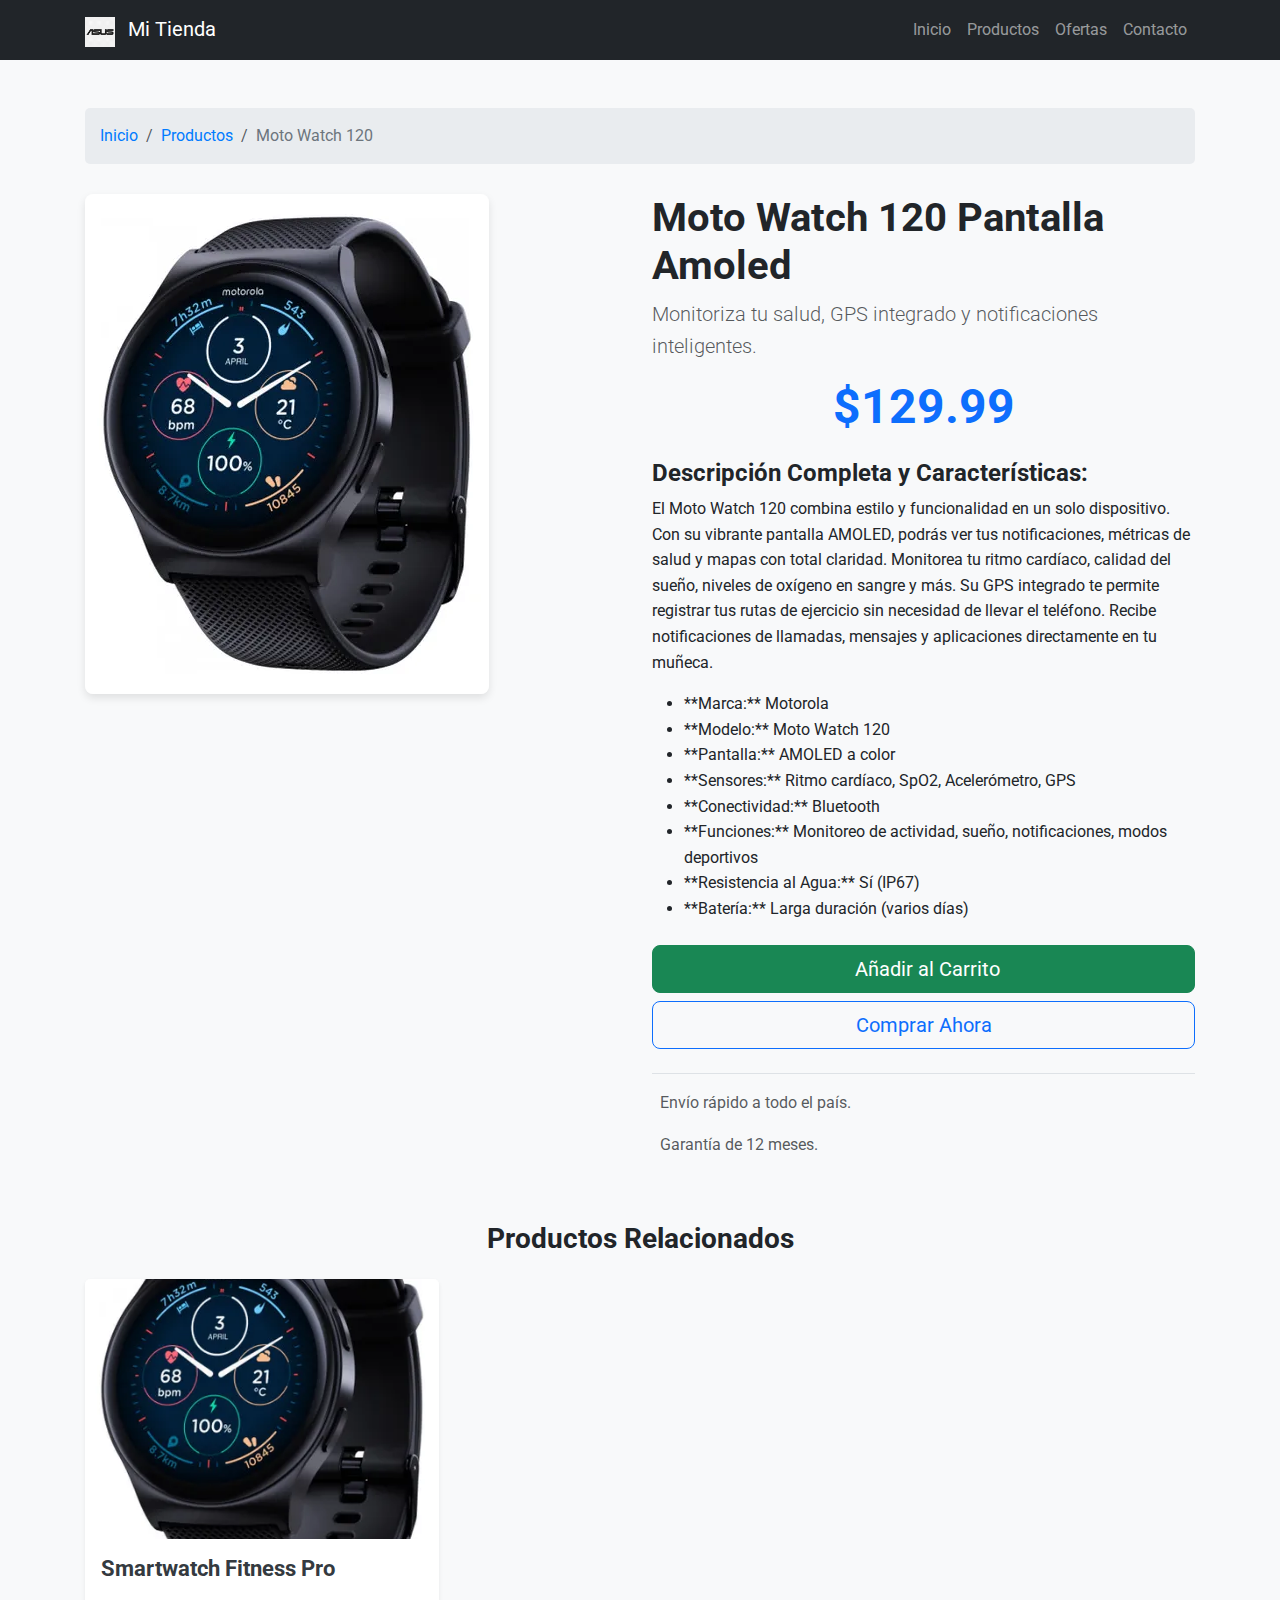
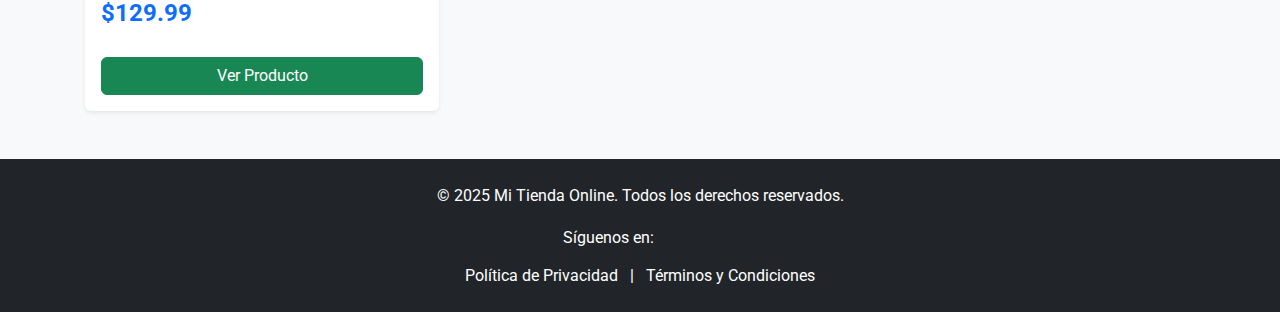
<file: Page/detalle-smartwatch.html>
<!DOCTYPE html>
<html lang="es">
<head>
    <meta charset="UTF-8">
    <meta name="viewport" content="width=device-width, initial-scale=1.0">
    <title>Detalle del Producto - Moto Watch 120 - Mi Tienda Online</title>

    <link href="https://cdn.jsdelivr.net/npm/bootstrap@5.3.3/dist/css/bootstrap.min.css" rel="stylesheet" integrity="sha384-QWTKZyjpPEjISv5WaRU9OFeRpok6YctnYmDr5pNlyT2bRjXh0JMhjY6hW+ALEwIH" crossorigin="anonymous">
    <link rel="preconnect" href="https://fonts.googleapis.com">
    <link rel="preconnect" href="https://fonts.gstatic.com" crossorigin>
    <link href="https://fonts.googleapis.com/css2?family=Roboto:wght@400;700&display=swap" rel="stylesheet">
    <link rel="stylesheet" href="https://cdnjs.cloudflare.com/ajax/libs/font-awesome/6.5.2/css/all.min.css" integrity="sha512-SnH5WK+bZxgPHs44uWIX+LLJAJ9/2PkPKZ5QiAj6Ta86w+fsb2TkcmfRyVX3pBnMFcV7oQPJkl9QevSCWr3W6A==" crossorigin="anonymous" referrerpolicy="no-referrer" />

    <link rel="stylesheet" href="../CSS/style.css">

</head>
<body>

    <header>
        <nav class="navbar navbar-expand-lg navbar-dark bg-dark">
            <div class="container-fluid container">
                <a class="navbar-brand" href="../index.html"> <img src="../IMG/Asus-Logo.png" alt="Logo de Mi Tienda" width="30" height="30" class="d-inline-block align-text-top me-2">
                    Mi Tienda
                </a>
                <button class="navbar-toggler" type="button" data-bs-toggle="collapse" data-bs-target="#navbarNav" aria-controls="navbarNav" aria-expanded="false" aria-label="Toggle navigation">
                    <span class="navbar-toggler-icon"></span>
                </button>
                <div class="collapse navbar-collapse" id="navbarNav">
                    <ul class="navbar-nav ms-auto">
                        <li class="nav-item">
                            <a class="nav-link" href="../index.html">Inicio</a>
                        </li>
                        <li class="nav-item">
                            <a class="nav-link" href="../index.html#productos">Productos</a>
                        </li>
                        <li class="nav-item">
                            <a class="nav-link" href="../index.html#ofertas">Ofertas</a>
                        </li>
                        <li class="nav-item">
                            <a class="nav-link" href="../index.html#contacto">Contacto</a>
                        </li>
                    </ul>
                </div>
            </div>
        </nav>
    </header>

    <main class="container my-5">
        <nav aria-label="breadcrumb" class="breadcrumb-nav">
            <ol class="breadcrumb container">
                <li class="breadcrumb-item"><a href="../index.html">Inicio</a></li>
                <li class="breadcrumb-item"><a href="../index.html#productos">Productos</a></li>
                <li class="breadcrumb-item active" aria-current="page">Moto Watch 120</li>
            </ol>
        </nav>

        <section class="row">
            <div class="col-md-6 mb-4">
                <img src="../IMG/Reloj.webp" class="img-fluid product-detail-img" alt="Moto Watch 120 Pantalla Amoled">
                </div>
            <div class="col-md-6">
                    <h1>Moto Watch 120 Pantalla Amoled</h1>
                    <p class="lead text-muted">Monitoriza tu salud, GPS integrado y notificaciones inteligentes.</p>
                    <h2 class="display-5 text-primary fw-bold mb-4">$129.99</h2>

                <div class="mb-4">
                        <h4>Descripción Completa y Características:</h4>
                        <p>El Moto Watch 120 combina estilo y funcionalidad en un solo dispositivo. Con su vibrante pantalla AMOLED, podrás ver tus notificaciones, métricas de salud y mapas con total claridad. Monitorea tu ritmo cardíaco, calidad del sueño, niveles de oxígeno en sangre y más. Su GPS integrado te permite registrar tus rutas de ejercicio sin necesidad de llevar el teléfono. Recibe notificaciones de llamadas, mensajes y aplicaciones directamente en tu muñeca.</p>
                        <ul>
                            <li>**Marca:** Motorola</li>
                            <li>**Modelo:** Moto Watch 120</li>
                            <li>**Pantalla:** AMOLED a color</li>
                            <li>**Sensores:** Ritmo cardíaco, SpO2, Acelerómetro, GPS</li>
                            <li>**Conectividad:** Bluetooth</li>
                            <li>**Funciones:** Monitoreo de actividad, sueño, notificaciones, modos deportivos</li>
                            <li>**Resistencia al Agua:** Sí (IP67)</li>
                            <li>**Batería:** Larga duración (varios días)</li>
                        </ul>
                </div>

                <div class="d-grid gap-2">
                    <a href="../carrito.html" class="btn btn-success btn-lg"><i class="fas fa-shopping-cart me-2"></i> Añadir al Carrito</a>
                    <a href="../comprar-ahora.html" class="btn btn-outline-primary btn-lg">Comprar Ahora</a>
                </div>

                <div class="mt-4 border-top pt-3">
                    <p class="text-muted"><i class="fas fa-shipping-fast me-2"></i> Envío rápido a todo el país.</p>
                    <p class="text-muted"><i class="fas fa-shield-alt me-2"></i> Garantía de 12 meses.</p>
                </div>
            </div >
        </section>

    <section class="my-5">
            <h3 class="text-center mb-4">Productos Relacionados</h3>
            <div class="row row-cols-1 row-cols-md-3 g-4">
                <div class="col">
                    <a href="detalle-smartwatch.html" class="card h-100 shadow-sm text-decoration-none text-reset stretched-link">
                        <img src="../IMG/Reloj.webp" class="card-img-top product-img-height" alt="Smartwatch deportivo">
                        <div class="card-body d-flex flex-column">
                            <h5 class="card-title">Smartwatch Fitness Pro</h5>
                            <p class="fs-4 fw-bold text-primary mt-auto">$129.99</p>
                            <button type="button" class="btn btn-success mt-2">Ver Producto</button>
                        </div>
                    </a>
                </div>
                </div>
        </section>
    </main>

    <footer id="contacto" class="bg-dark text-white text-center py-4 mt-5">
        <div class="container">
            <p class="mb-2">&copy; 2025 Mi Tienda Online. Todos los derechos reservados.</p>
            <p class="mb-2">
                Síguenos en:
                <a href="https://www.instagram.com/l.d.a.2005/" class="text-white mx-2"><i class="fab fa-instagram"></i></a>
                <a href="https://www.linkedin.com/in/lau-altamiranda-511a3b356/" class="text-white mx-2"><i class="fab fa-linkedin-in"></i></a>
            </p>
            <p class="mb-0">
                <a href="#" class="text-white text-decoration-none mx-2">Política de Privacidad</a> |
                <a href="#" class="text-white text-decoration-none mx-2">Términos y Condiciones</a>
            </p>
        </div>
    </footer>

    <script src="https://cdn.jsdelivr.net/npm/bootstrap@5.3.3/dist/js/bootstrap.bundle.min.js" integrity="sha384-YvpcrYf0tY3lHB60NNkmXc5s9fDVZLESaAA55NDzOxhy9GkcIdhrw8+ZSsLqS/OQ6X6/9SRz/P2" crossorigin="anonymous"></script>
</body>
</html>
</file>
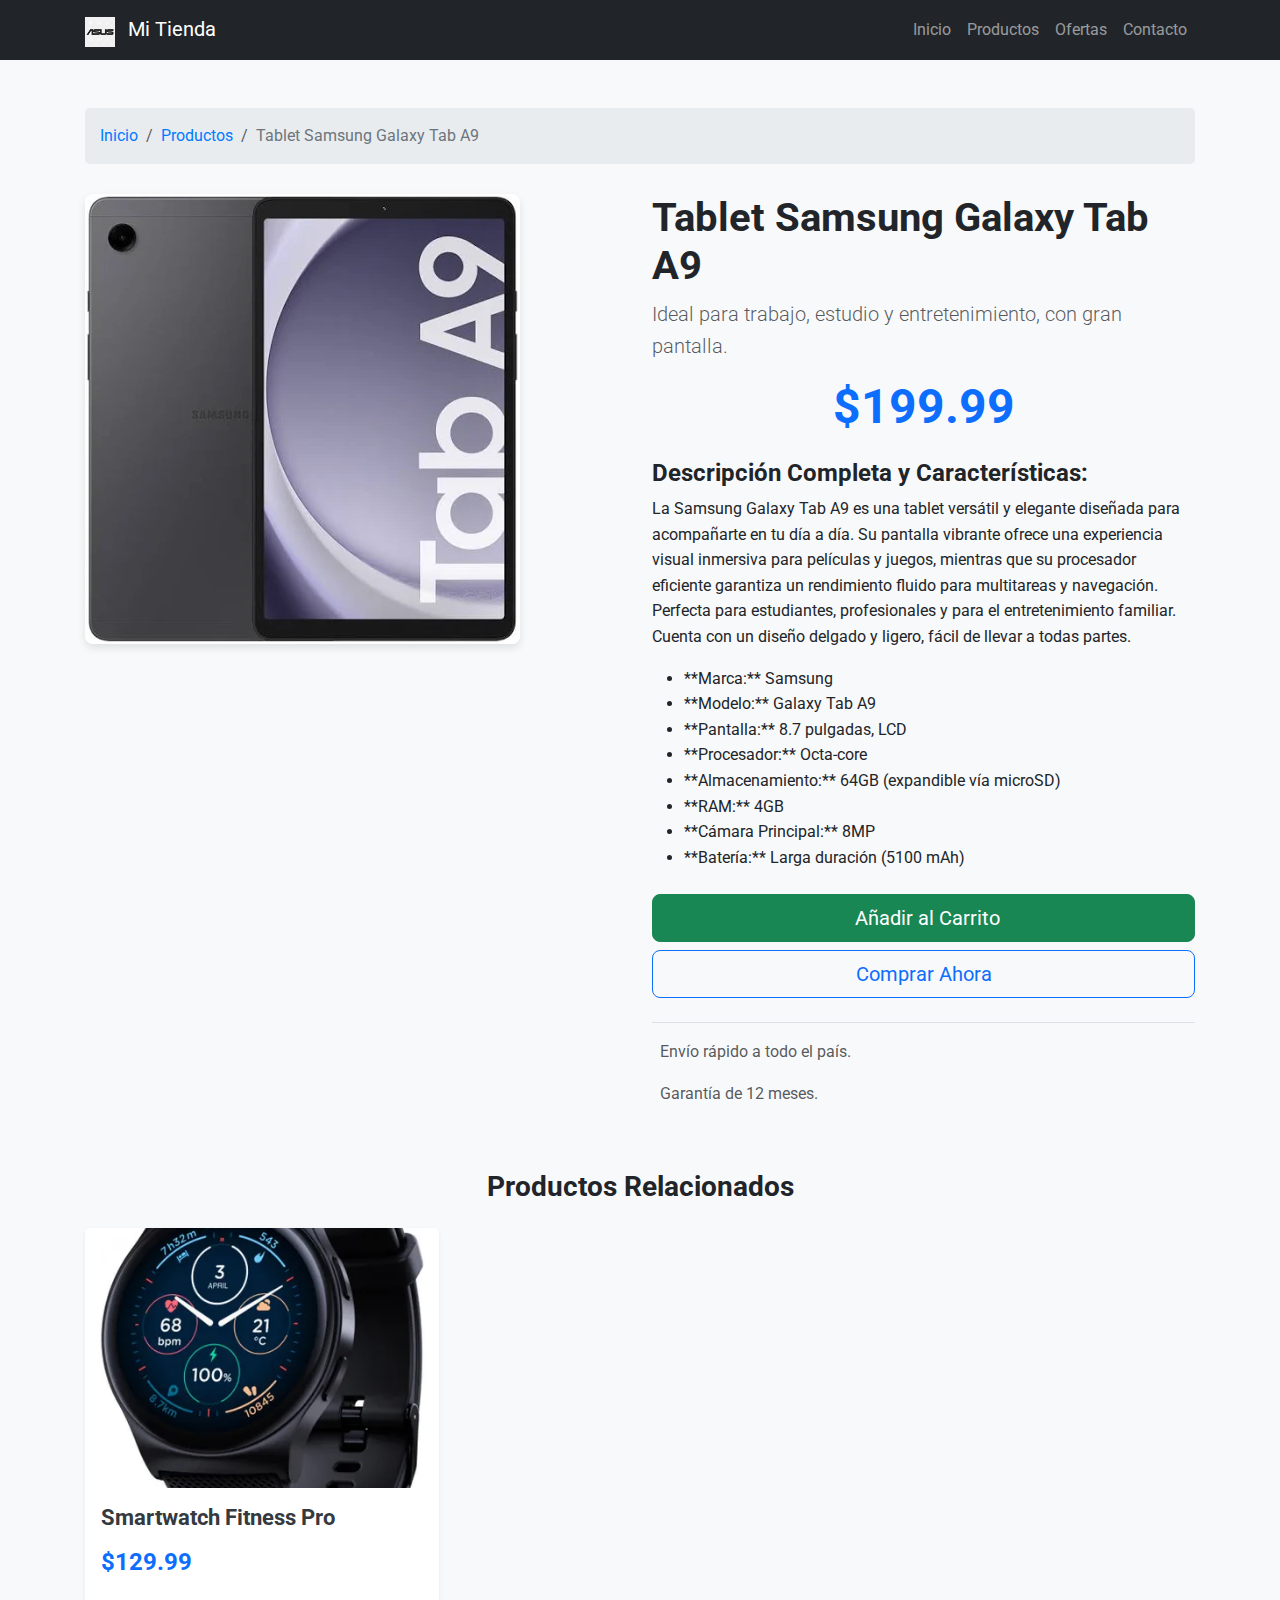
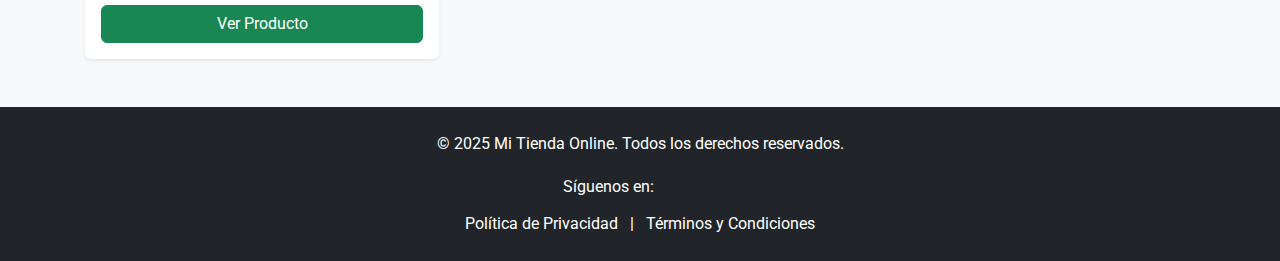
<file: Page/detalle-tablet.html>
<!DOCTYPE html>
<html lang="es">
<head>
    <meta charset="UTF-8">
    <meta name="viewport" content="width=device-width, initial-scale=1.0">
    <title>Detalle del Producto - Tablet Samsung Galaxy Tab A9 - Mi Tienda Online</title>

    <link href="https://cdn.jsdelivr.net/npm/bootstrap@5.3.3/dist/css/bootstrap.min.css" rel="stylesheet" integrity="sha384-QWTKZyjpPEjISv5WaRU9OFeRpok6YctnYmDr5pNlyT2bRjXh0JMhjY6hW+ALEwIH" crossorigin="anonymous">
    <link rel="preconnect" href="https://fonts.googleapis.com">
    <link rel="preconnect" href="https://fonts.gstatic.com" crossorigin>
    <link href="https://fonts.googleapis.com/css2?family=Roboto:wght@400;700&display=swap" rel="stylesheet">
    <link rel="stylesheet" href="https://cdnjs.cloudflare.com/ajax/libs/font-awesome/6.5.2/css/all.min.css" integrity="sha512-SnH5WK+bZxgPHs44uWIX+LLJAJ9/2PkPKZ5QiAj6Ta86w+fsb2TkcmfRyVX3pBnMFcV7oQPJkl9QevSCWr3W6A==" crossorigin="anonymous" referrerpolicy="no-referrer" />

    <link rel="stylesheet" href="../CSS/style.css">

</head>
<body>

    <header>
        <nav class="navbar navbar-expand-lg navbar-dark bg-dark">
            <div class="container-fluid container">
                <a class="navbar-brand" href="../index.html"> <img src="../IMG/Asus-Logo.png" alt="Logo de Mi Tienda" width="30" height="30" class="d-inline-block align-text-top me-2">
                    Mi Tienda
                </a>
                <button class="navbar-toggler" type="button" data-bs-toggle="collapse" data-bs-target="#navbarNav" aria-controls="navbarNav" aria-expanded="false" aria-label="Toggle navigation">
                    <span class="navbar-toggler-icon"></span>
                </button>
                <div class="collapse navbar-collapse" id="navbarNav">
                    <ul class="navbar-nav ms-auto">
                        <li class="nav-item">
                            <a class="nav-link" href="../index.html">Inicio</a>
                        </li>
                        <li class="nav-item">
                            <a class="nav-link" href="../index.html#productos">Productos</a>
                        </li>
                        <li class="nav-item">
                            <a class="nav-link" href="../index.html#ofertas">Ofertas</a>
                        </li>
                        <li class="nav-item">
                            <a class="nav-link" href="../index.html#contacto">Contacto</a>
                        </li>
                    </ul>
                </div>
            </div>
        </nav>
    </header>

    <main class="container my-5">
        <nav aria-label="breadcrumb" class="breadcrumb-nav">
            <ol class="breadcrumb container">
                <li class="breadcrumb-item"><a href="../index.html">Inicio</a></li>
                <li class="breadcrumb-item"><a href="../index.html#productos">Productos</a></li>
                <li class="breadcrumb-item active" aria-current="page">Tablet Samsung Galaxy Tab A9</li>
            </ol>
        </nav>

        <section class="row">
            <div class="col-md-6 mb-4">
                <img src="../IMG/Tablet.webp" class="img-fluid product-detail-img" alt="Tablet Samsung Galaxy Tab A9">
                </div>
            <div class="col-md-6">
                <h1>Tablet Samsung Galaxy Tab A9</h1>
                <p class="lead text-muted">Ideal para trabajo, estudio y entretenimiento, con gran pantalla.</p>
                <h2 class="display-5 text-primary fw-bold mb-4">$199.99</h2>

                <div class="mb-4">
                    <h4>Descripción Completa y Características:</h4>
                    <p>La Samsung Galaxy Tab A9 es una tablet versátil y elegante diseñada para acompañarte en tu día a día. Su pantalla vibrante ofrece una experiencia visual inmersiva para películas y juegos, mientras que su procesador eficiente garantiza un rendimiento fluido para multitareas y navegación. Perfecta para estudiantes, profesionales y para el entretenimiento familiar. Cuenta con un diseño delgado y ligero, fácil de llevar a todas partes.</p>
                    <ul>
                        <li>**Marca:** Samsung</li>
                        <li>**Modelo:** Galaxy Tab A9</li>
                        <li>**Pantalla:** 8.7 pulgadas, LCD</li>
                        <li>**Procesador:** Octa-core</li>
                        <li>**Almacenamiento:** 64GB (expandible vía microSD)</li>
                        <li>**RAM:** 4GB</li>
                        <li>**Cámara Principal:** 8MP</li>
                        <li>**Batería:** Larga duración (5100 mAh)</li>
                    </ul>
                </div>

                <div class="d-grid gap-2">
                    <a href="../carrito.html" class="btn btn-success btn-lg"><i class="fas fa-shopping-cart me-2"></i> Añadir al Carrito</a>
                    <a href="../comprar-ahora.html" class="btn btn-outline-primary btn-lg">Comprar Ahora</a>
                </div>

                <div class="mt-4 border-top pt-3">
                    <p class="text-muted"><i class="fas fa-shipping-fast me-2"></i> Envío rápido a todo el país.</p>
                    <p class="text-muted"><i class="fas fa-shield-alt me-2"></i> Garantía de 12 meses.</p>
                </div>
            </div >
        </section>

    <section class="my-5">
            <h3 class="text-center mb-4">Productos Relacionados</h3>
            <div class="row row-cols-1 row-cols-md-3 g-4">
                <div class="col">
                    <a href="detalle-smartwatch.html" class="card h-100 shadow-sm text-decoration-none text-reset stretched-link">
                        <img src="../IMG/Reloj.webp" class="card-img-top product-img-height" alt="Smartwatch deportivo">
                        <div class="card-body d-flex flex-column">
                            <h5 class="card-title">Smartwatch Fitness Pro</h5>
                            <p class="fs-4 fw-bold text-primary mt-auto">$129.99</p>
                            <button type="button" class="btn btn-success mt-2">Ver Producto</button>
                        </div>
                    </a>
                </div>
                </div>
        </section>
    </main>

    <footer id="contacto" class="bg-dark text-white text-center py-4 mt-5">
        <div class="container">
            <p class="mb-2">&copy; 2025 Mi Tienda Online. Todos los derechos reservados.</p>
            <p class="mb-2">
                Síguenos en:
                <a href="https://www.instagram.com/l.d.a.2005/" class="text-white mx-2"><i class="fab fa-instagram"></i></a>
                <a href="https://www.linkedin.com/in/lau-altamiranda-511a3b356/" class="text-white mx-2"><i class="fab fa-linkedin-in"></i></a>
            </p>
            <p class="mb-0">
                <a href="#" class="text-white text-decoration-none mx-2">Política de Privacidad</a> |
                <a href="#" class="text-white text-decoration-none mx-2">Términos y Condiciones</a>
            </p>
        </div>
    </footer>

    <script src="https://cdn.jsdelivr.net/npm/bootstrap@5.3.3/dist/js/bootstrap.bundle.min.js" integrity="sha384-YvpcrYf0tY3lHB60NNkmXc5s9fDVZLESaAA55NDzOxhy9GkcIdhrw8+ZSsLqS/OQ6X6/9SRz/P2" crossorigin="anonymous"></script>
</body>
</html>
</file>
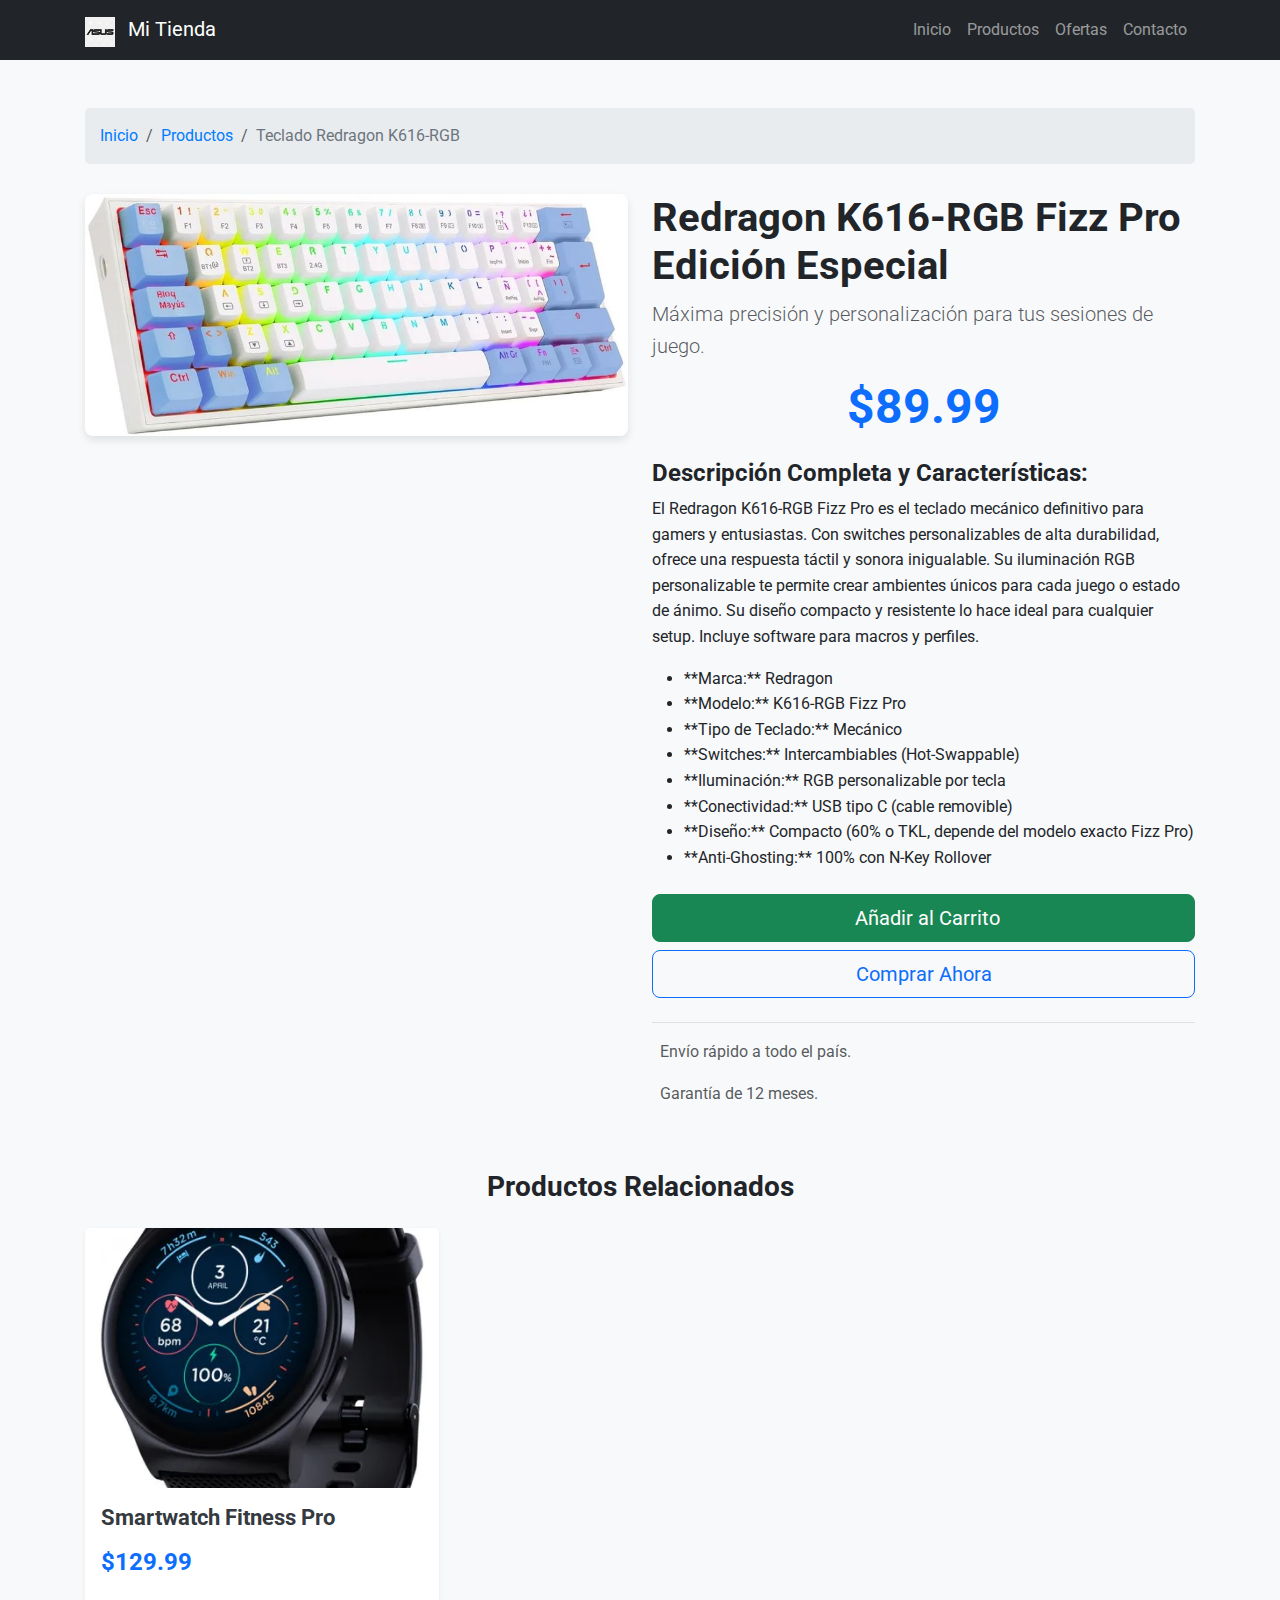
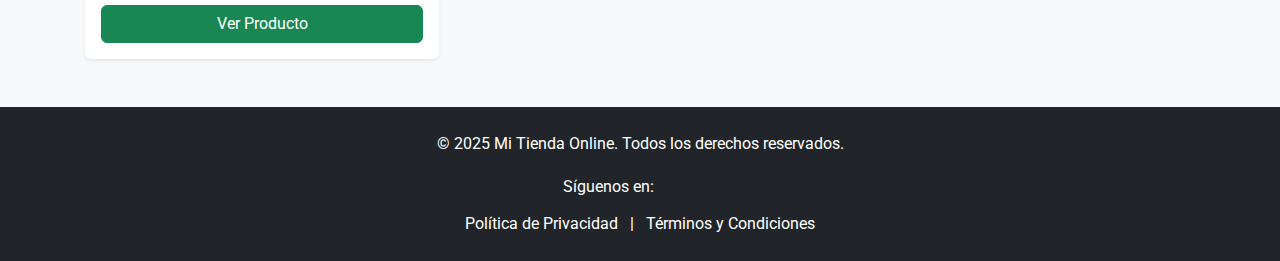
<file: Page/detalle-teclado.html>
<!DOCTYPE html>
<html lang="es">
<head>
    <meta charset="UTF-8">
    <meta name="viewport" content="width=device-width, initial-scale=1.0">
    <title>Detalle del Producto - Teclado Redragon K616-RGB - Mi Tienda Online</title>

    <link href="https://cdn.jsdelivr.net/npm/bootstrap@5.3.3/dist/css/bootstrap.min.css" rel="stylesheet" integrity="sha384-QWTKZyjpPEjISv5WaRU9OFeRpok6YctnYmDr5pNlyT2bRjXh0JMhjY6hW+ALEwIH" crossorigin="anonymous">
    <link rel="preconnect" href="https://fonts.googleapis.com">
    <link rel="preconnect" href="https://fonts.gstatic.com" crossorigin>
    <link href="https://fonts.googleapis.com/css2?family=Roboto:wght@400;700&display=swap" rel="stylesheet">
    <link rel="stylesheet" href="https://cdnjs.cloudflare.com/ajax/libs/font-awesome/6.5.2/css/all.min.css" integrity="sha512-SnH5WK+bZxgPHs44uWIX+LLJAJ9/2PkPKZ5QiAj6Ta86w+fsb2TkcmfRyVX3pBnMFcV7oQPJkl9QevSCWr3W6A==" crossorigin="anonymous" referrerpolicy="no-referrer" />

    <link rel="stylesheet" href="../CSS/style.css">

</head>
<body>

    <header>
        <nav class="navbar navbar-expand-lg navbar-dark bg-dark">
            <div class="container-fluid container">
                <a class="navbar-brand" href="../index.html"> <img src="../IMG/Asus-Logo.png" alt="Logo de Mi Tienda" width="30" height="30" class="d-inline-block align-text-top me-2">
                    Mi Tienda
                </a>
                <button class="navbar-toggler" type="button" data-bs-toggle="collapse" data-bs-target="#navbarNav" aria-controls="navbarNav" aria-expanded="false" aria-label="Toggle navigation">
                    <span class="navbar-toggler-icon"></span>
                </button>
                <div class="collapse navbar-collapse" id="navbarNav">
                    <ul class="navbar-nav ms-auto">
                        <li class="nav-item">
                            <a class="nav-link" href="../index.html">Inicio</a>
                        </li>
                        <li class="nav-item">
                            <a class="nav-link" href="../index.html#productos">Productos</a>
                        </li>
                        <li class="nav-item">
                            <a class="nav-link" href="../index.html#ofertas">Ofertas</a>
                        </li>
                        <li class="nav-item">
                            <a class="nav-link" href="../index.html#contacto">Contacto</a>
                        </li>
                    </ul>
                </div>
            </div>
        </nav>
    </header>

    <main class="container my-5">
        <nav aria-label="breadcrumb" class="breadcrumb-nav">
            <ol class="breadcrumb container">
                <li class="breadcrumb-item"><a href="../index.html">Inicio</a></li>
                <li class="breadcrumb-item"><a href="../index.html#productos">Productos</a></li>
                <li class="breadcrumb-item active" aria-current="page">Teclado Redragon K616-RGB</li>
            </ol>
        </nav>

        <section class="row">
            <div class="col-md-6 mb-4">
            <img src="../IMG/Teclado-Edicion.jpg" class="img-fluid product-detail-img" alt="Teclado Redragon K616-RGB Fizz Pro Edición Especial">
                </div>
            <div class="col-md-6">
                    <h1>Redragon K616-RGB Fizz Pro Edición Especial</h1>
                    <p class="lead text-muted">Máxima precisión y personalización para tus sesiones de juego.</p>
                    <h2 class="display-5 text-primary fw-bold mb-4">$89.99</h2>

                <div class="mb-4">
                    <h4>Descripción Completa y Características:</h4>
                    <p>El Redragon K616-RGB Fizz Pro es el teclado mecánico definitivo para gamers y entusiastas. Con switches personalizables de alta durabilidad, ofrece una respuesta táctil y sonora inigualable. Su iluminación RGB personalizable te permite crear ambientes únicos para cada juego o estado de ánimo. Su diseño compacto y resistente lo hace ideal para cualquier setup. Incluye software para macros y perfiles.</p>
                    <ul>
                        <li>**Marca:** Redragon</li>
                        <li>**Modelo:** K616-RGB Fizz Pro</li>
                        <li>**Tipo de Teclado:** Mecánico</li>
                        <li>**Switches:** Intercambiables (Hot-Swappable)</li>
                        <li>**Iluminación:** RGB personalizable por tecla</li>
                        <li>**Conectividad:** USB tipo C (cable removible)</li>
                        <li>**Diseño:** Compacto (60% o TKL, depende del modelo exacto Fizz Pro)</li>
                        <li>**Anti-Ghosting:** 100% con N-Key Rollover</li>
                    </ul>
                </div>

                <div class="d-grid gap-2">
                    <a href="../carrito.html" class="btn btn-success btn-lg"><i class="fas fa-shopping-cart me-2"></i> Añadir al Carrito</a>
                    <a href="../comprar-ahora.html" class="btn btn-outline-primary btn-lg">Comprar Ahora</a>
                </div>

                <div class="mt-4 border-top pt-3">
                    <p class="text-muted"><i class="fas fa-shipping-fast me-2"></i> Envío rápido a todo el país.</p>
                    <p class="text-muted"><i class="fas fa-shield-alt me-2"></i> Garantía de 12 meses.</p>
                </div>
            </div >
        </section>

    <section class="my-5">
            <h3 class="text-center mb-4">Productos Relacionados</h3>
            <div class="row row-cols-1 row-cols-md-3 g-4">
                <div class="col">
                    <a href="detalle-smartwatch.html" class="card h-100 shadow-sm text-decoration-none text-reset stretched-link">
                        <img src="../IMG/Reloj.webp" class="card-img-top product-img-height" alt="Smartwatch deportivo">
                        <div class="card-body d-flex flex-column">
                            <h5 class="card-title">Smartwatch Fitness Pro</h5>
                            <p class="fs-4 fw-bold text-primary mt-auto">$129.99</p>
                            <button type="button" class="btn btn-success mt-2">Ver Producto</button>
                        </div>
                    </a>
                </div>
                </div>
        </section>
    </main>

    <footer id="contacto" class="bg-dark text-white text-center py-4 mt-5">
        <div class="container">
            <p class="mb-2">&copy; 2025 Mi Tienda Online. Todos los derechos reservados.</p>
            <p class="mb-2">
                Síguenos en:
                <a href="https://www.instagram.com/l.d.a.2005/" class="text-white mx-2"><i class="fab fa-instagram"></i></a>
                <a href="https://www.linkedin.com/in/lau-altamiranda-511a3b356/" class="text-white mx-2"><i class="fab fa-linkedin-in"></i></a>
            </p>
            <p class="mb-0">
                <a href="#" class="text-white text-decoration-none mx-2">Política de Privacidad</a> |
                <a href="#" class="text-white text-decoration-none mx-2">Términos y Condiciones</a>
            </p>
        </div>
    </footer>

    <script src="https://cdn.jsdelivr.net/npm/bootstrap@5.3.3/dist/js/bootstrap.bundle.min.js" integrity="sha384-YvpcrYf0tY3lHB60NNkmXc5s9fDVZLESaAA55NDzOxhy9GkcIdhrw8+ZSsLqS/OQ6X6/9SRz/P2" crossorigin="anonymous"></script>
</body>
</html>
</file>
<file: CSS/style.css>
body {
    font-family: 'Roboto', sans-serif;
    background-color: #f8f9fa;
    color: #212529;
    line-height: 1.6;
}

.container {
    padding-left: 15px;
    padding-right: 15px;
}

h1, h2, h3, h4, h5, h6 {
    font-family: 'Roboto', sans-serif;
    font-weight: 700;
    color: #212529;
}

section h2 {
    font-size: 2.8rem;
    color: #007bff;
    margin-bottom: 3rem;
    text-align: center;
}

.carousel-img-height {
    height: 550px;
    object-fit: cover;
}

.carousel-caption {
    background: rgba(0, 0, 0, 0.6);
    padding: 15px 25px;
    border-radius: 8px;
    bottom: 30px;
    max-width: 50%;
    left: 50%;
    transform: translateX(-50%);
    color: white;
}

.card {
    border: none;
    box-shadow: 0 4px 8px rgba(0,0,0,0.1);
    transition: transform 0.2s ease-in-out, box-shadow 0.2s ease-in-out;
}

.card:hover {
    transform: translateY(-5px);
    box-shadow: 0 8px 16px rgba(0,0,0,0.2);
}

.product-img-height, .offer-img-height {
    height: 260px;
    object-fit: cover;
    border-top-left-radius: calc(0.375rem - 1px);
    border-top-right-radius: calc(0.375rem - 1px);
}

.card-title {
    color: #343a40;
    font-size: 1.4rem;
    margin-bottom: 0.75rem;
}

.card-text.description {
    font-size: 0.95rem;
    color: #6c757d;
    margin-bottom: 1.25rem;
    flex-grow: 1;
}

.price {
    font-size: 1.75rem;
    font-weight: bold;
    color: #dc3545 !important;
    margin-top: auto;
    margin-bottom: 1rem;
}

.btn-success, .btn-danger, .btn-primary {
    width: 100%;
}

footer {
    background-color: #212529 !important;
    color: #f8f9fa;
    padding: 2.5rem 0;
    margin-top: 5rem;
}

footer p {
    margin-bottom: 0.75rem;
}

footer a {
    color: #61dafb;
    text-decoration: none;
    transition: color 0.3s ease;
}

footer a:hover {
    color: #90e0ff;
    text-decoration: underline;
}

footer .fab {
    font-size: 1.5rem;
    margin: 0 8px;
}

.product-detail-img {
    max-width: 100%;
    height: auto;
    border-radius: 8px;
    box-shadow: 0 4px 8px rgba(0,0,0,0.1);
    margin-bottom: 20px;
}

.breadcrumb-nav {
    background-color: #e9ecef;
    padding: 15px 0;
    margin-bottom: 30px;
    border-radius: 5px;
}

.breadcrumb-nav .breadcrumb {
    margin-bottom: 0;
}

.breadcrumb-nav a {
    color: #007bff;
    text-decoration: none;
}

.breadcrumb-nav a:hover {
    text-decoration: underline;
}

.breadcrumb-item.active {
    color: #6c757d;
}

@media (max-width: 575.98px) {
    .navbar-brand {
        font-size: 1.1rem;
    }
    .carousel-img-height {
        height: 220px;
    }
    .carousel-caption {
        display: none !important;
    }
    section h2 {
        font-size: 2rem;
        margin-bottom: 1.5rem;
    }
    .product-img-height, .offer-img-height {
        height: 180px;
    }
    .card-title {
        font-size: 1.2rem;
    }
    .price {
        font-size: 1.5rem;
    }
    .card-text.description {
        font-size: 0.85rem;
    }
}

@media (min-width: 576px) and (max-width: 767.98px) {
    .carousel-img-height {
        height: 300px;
    }
    .carousel-caption {
        max-width: 70%;
    }
    section h2 {
        font-size: 2.2rem;
    }
    .product-img-height, .offer-img-height {
        height: 220px;
    }
}

@media (min-width: 768px) and (max-width: 991.98px) {
    .carousel-img-height {
        height: 400px;
    }
    .product-img-height, .offer-img-height {
        height: 240px;
    }
}

@media (min-width: 992px) and (max-width: 1199.98px) {
    .carousel-img-height {
        height: 450px;
    }
}
</file>
